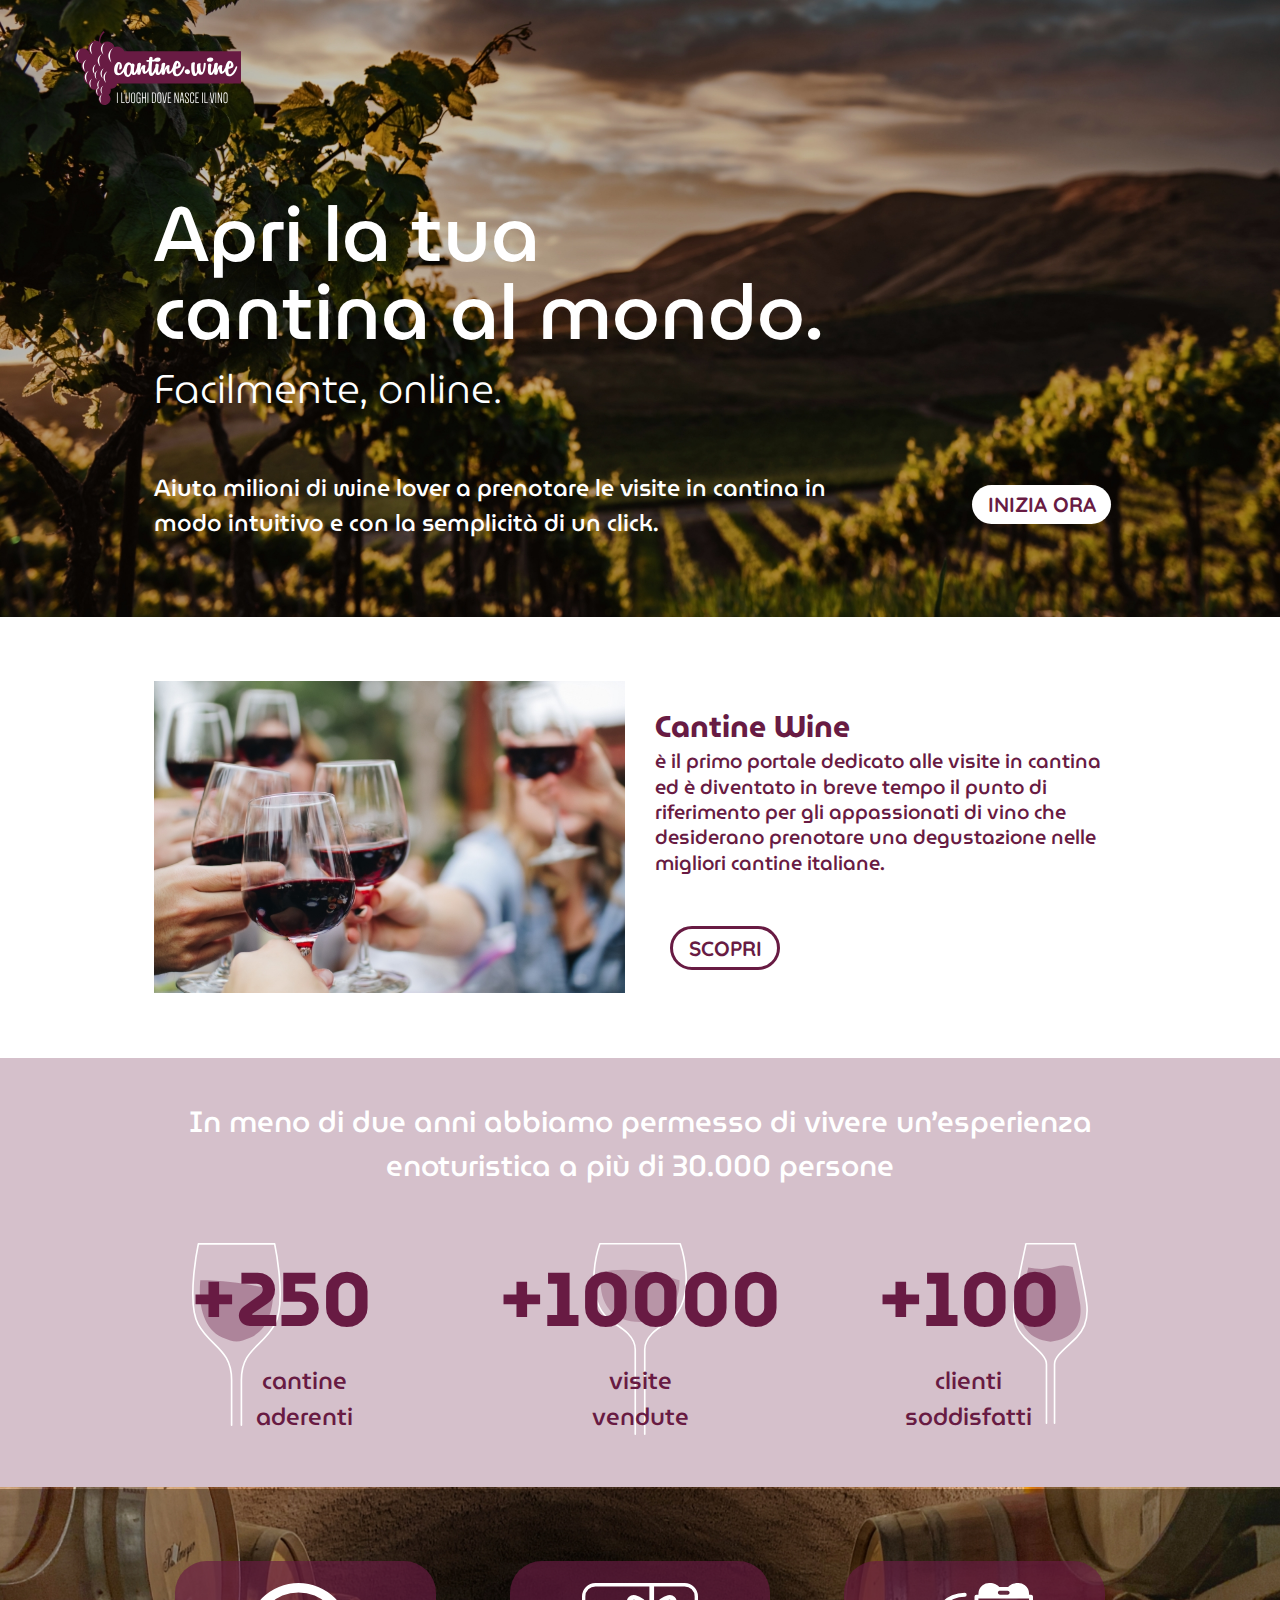
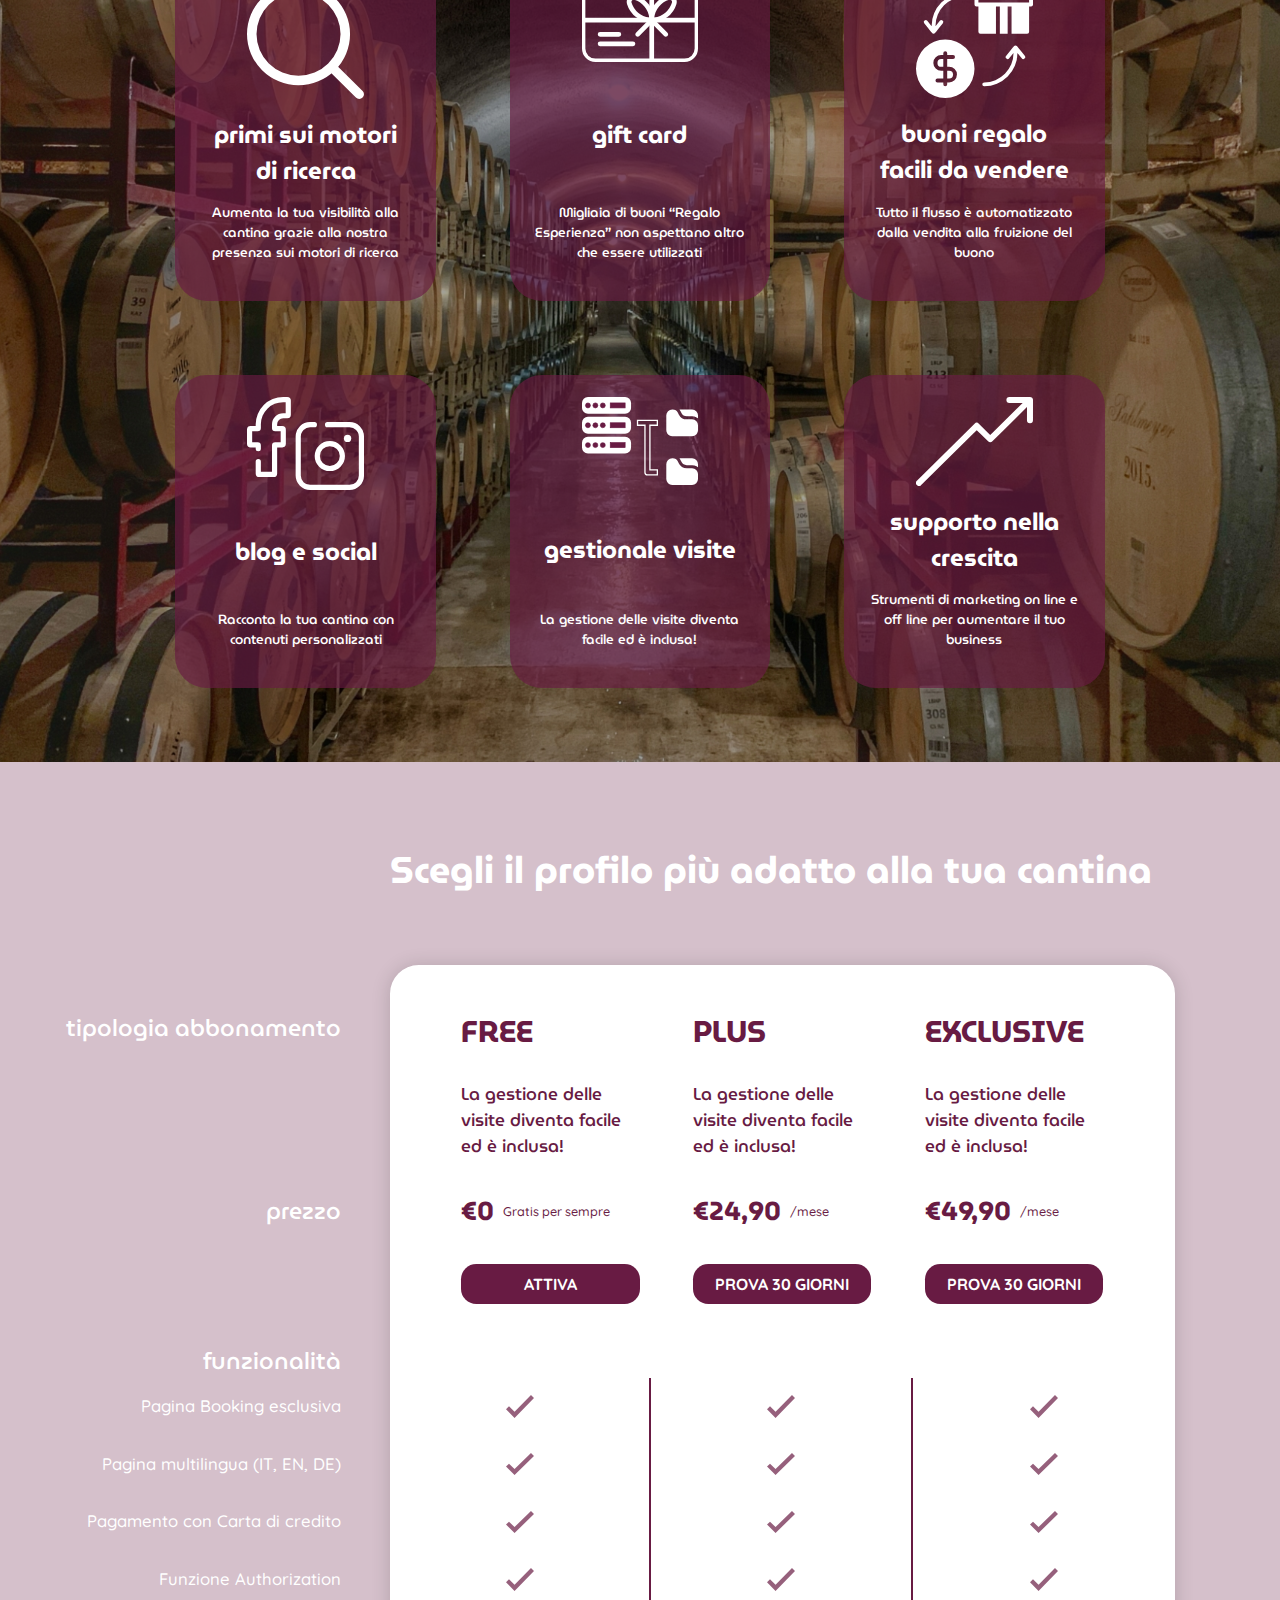
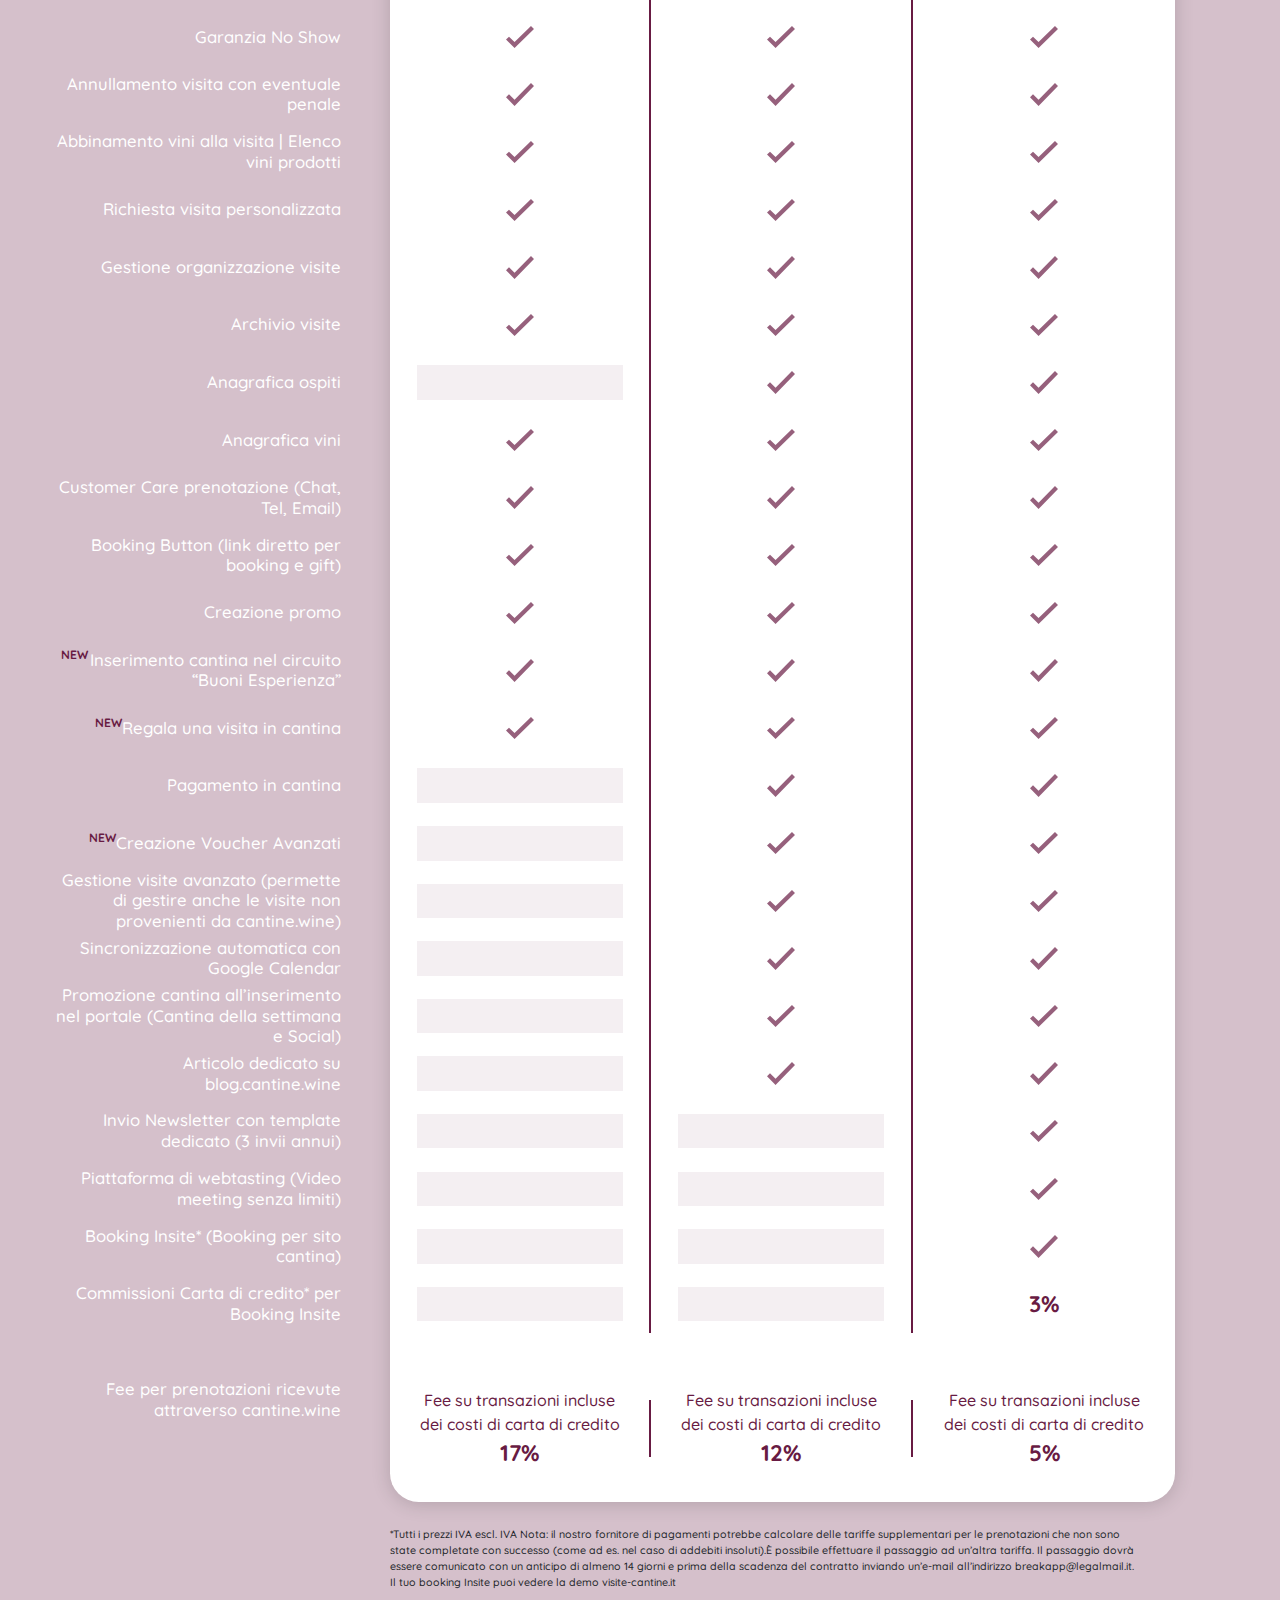
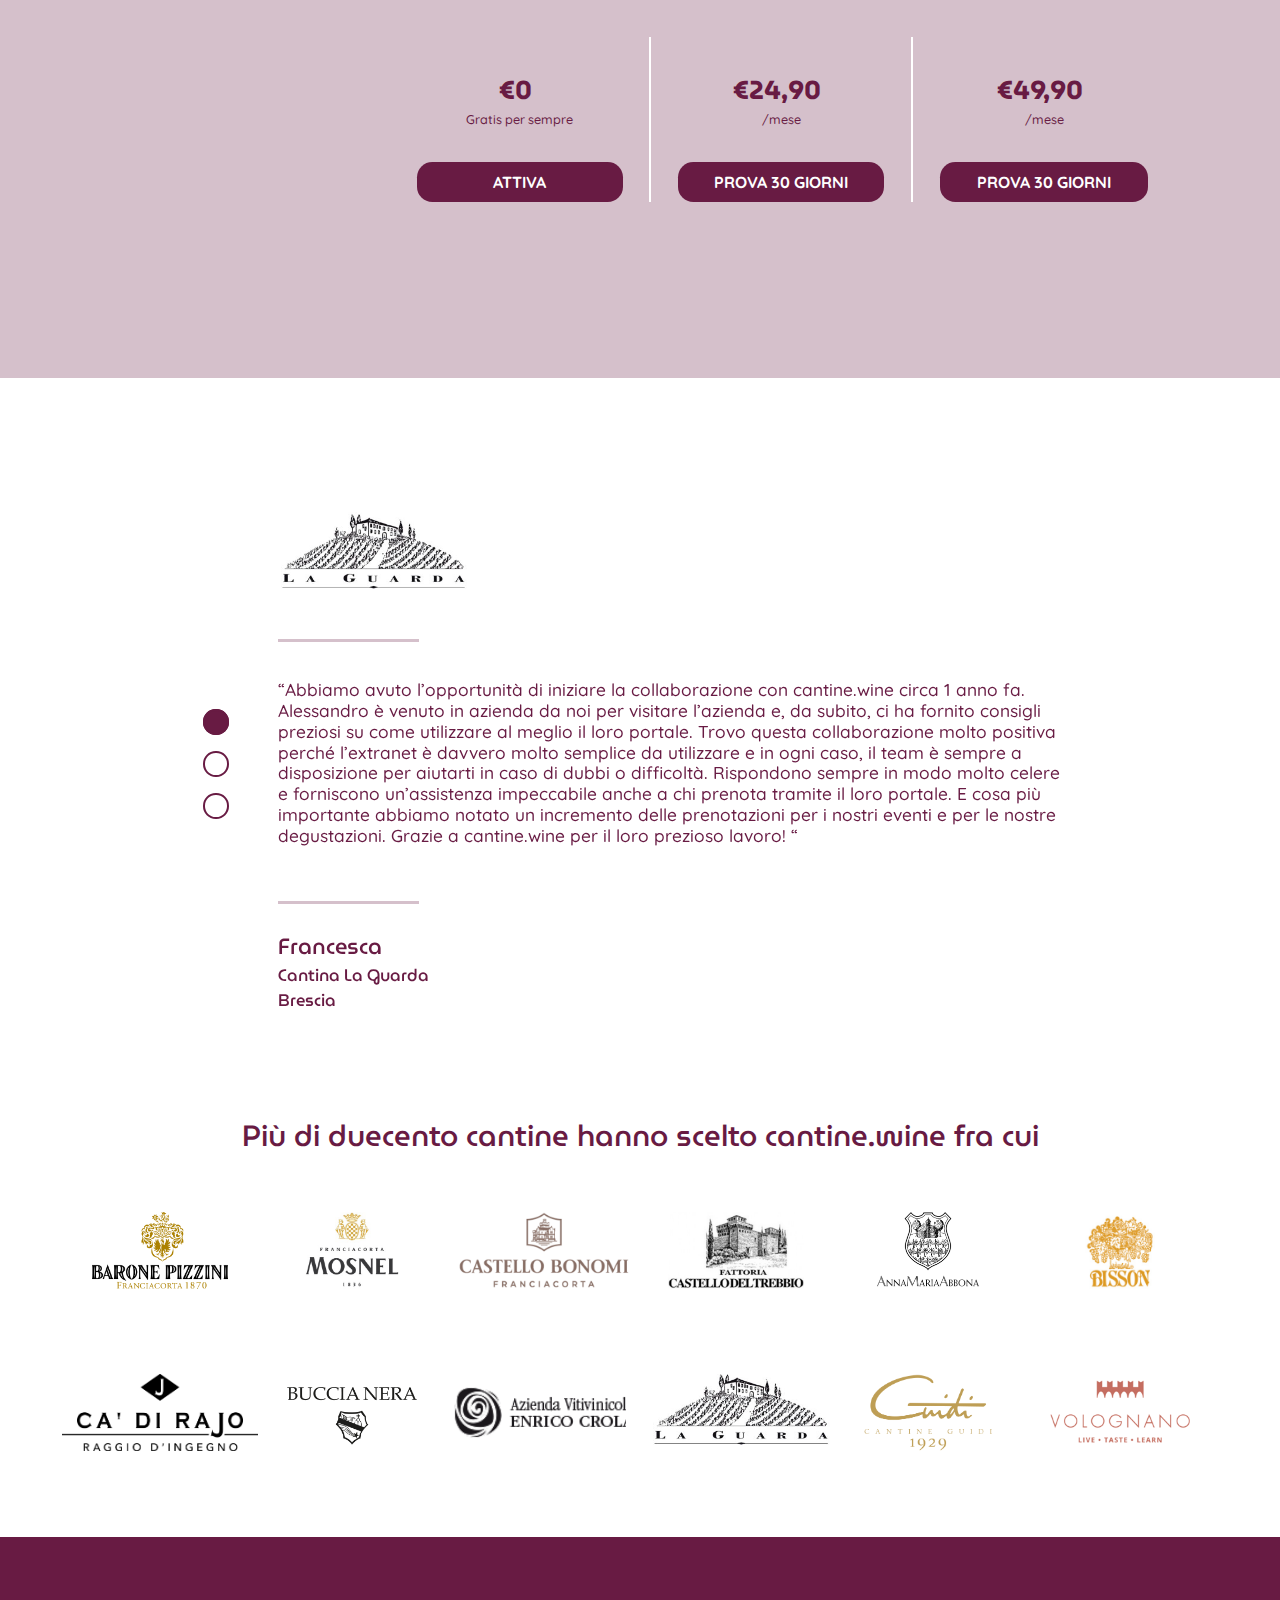
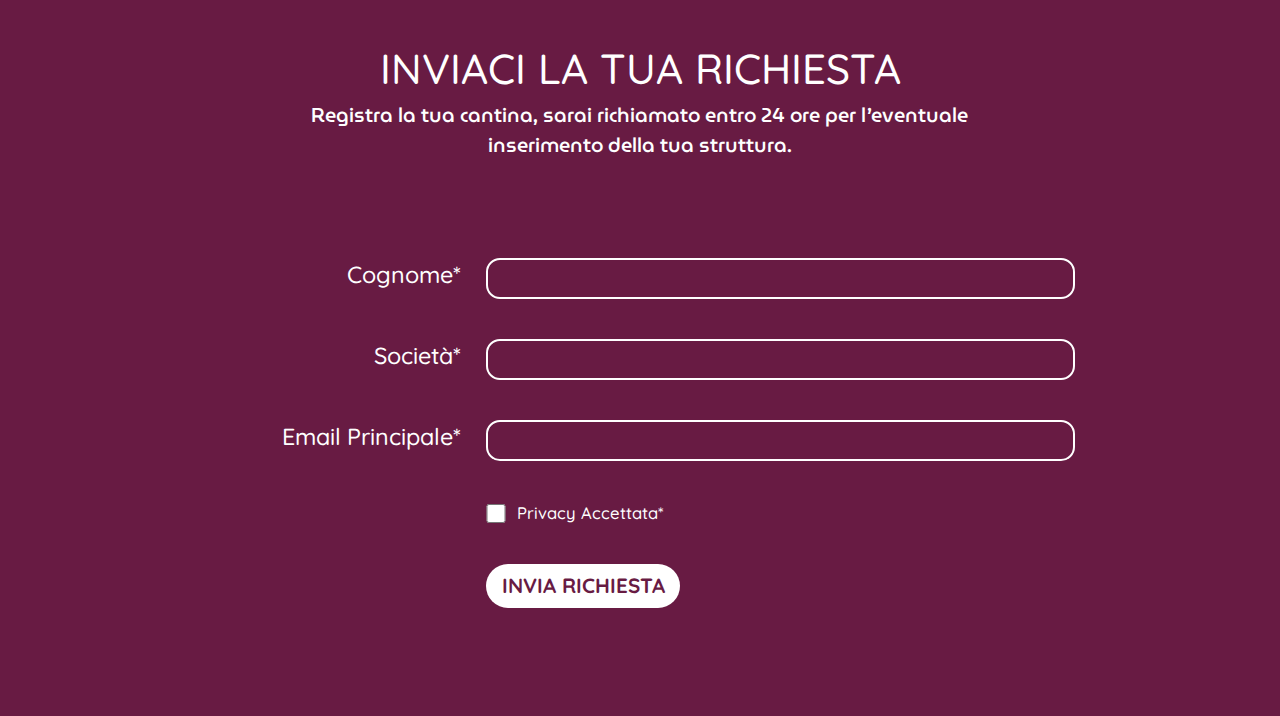
<file: app/index.html>
<!DOCTYPE html>
<html lang="en">
<head>
	<meta charset="UTF-8">
	<meta name="viewport" content="width=device-width, initial-scale=1.0">
	<meta http-equiv="X-UA-Compatible" content="ie=edge">
	<title>Cantine</title>
	
	<link href="https://fonts.googleapis.com/css2?family=MuseoModerno:wght@300;400;500;600;700&family=Quicksand:wght@700&display=swap" rel="stylesheet">
<link rel="stylesheet" href="css/libs.min.css">

	<link rel="stylesheet" href="css/style.min.css">
	<link rel="stylesheet" href="css/slick.css">

<!-- Google Tag Manager -->
<script>(function(w,d,s,l,i){w[l]=w[l]||[];w[l].push({'gtm.start':
new Date().getTime(),event:'gtm.js'});var f=d.getElementsByTagName(s)[0],
j=d.createElement(s),dl=l!='dataLayer'?'&l='+l:'';j.async=true;j.src=
'https://www.googletagmanager.com/gtm.js?id='+i+dl;f.parentNode.insertBefore(j,f);
})(window,document,'script','dataLayer','GTM-KV9CMX9');</script>
<!-- End Google Tag Manager -->


<body>

<!-- Google Tag Manager (noscript) -->
<noscript><iframe src="https://www.googletagmanager.com/ns.html?id=GTM-KV9CMX9"
height="0" width="0" style="display:none;visibility:hidden"></iframe></noscript>
<!-- End Google Tag Manager (noscript) -->

<!-- start header -->
<header class="header">
	<div class="logo">
		<a href="/">
			<img src="img/logo.svg" alt="">
		</a>
	</div>
	<div class="header__content">
		<div class="container-fluid">
			<h1>Apri <br>la tua 
cantina <br>al mondo. 
</h1>
<div class="sub-title">
	Facilmente, online.
</div>
<div class="header__footer">
	<div class="header__footer-text">
		Aiuta milioni di wine lover a prenotare le visite in cantina in modo intuitivo e con la semplicità di un click. 
	</div>
	<div class="button">
		<a href="#contact">
			INIZIA ORA
		</a>
		
	</div>
</div>
		</div>
		
	</div>
</header>
<!-- end header -->

<!-- start about -->
<section class="about">
	<div class="container-fluid">
		<div class="row">
			<div class="col-md-6">
			<img src="img/img1.jpg" alt="">
		</div>
		<div class="col-md-6">
			<div class="about__content">
				<div class="about-title">
					Cantine Wine 


				</div>
				<p>è il primo portale dedicato alle visite in cantina ed è diventato in breve tempo il punto di riferimento per gli appassionati di vino che desiderano prenotare una degustazione nelle migliori cantine italiane. </p>
				<div class="button button--transparent">
					<a href="https://www.cantine.wine/">
						SCOPRI
					</a>
				</div>
			</div>
		</div>
		</div>
		
	</div>
</section>
<!-- end about -->

<!-- start vine -->
<div class="vine">
	<div class="container-fluid">
		<div class="vine__title">
			In meno di due anni abbiamo permesso di vivere un’esperienza enoturistica a più di 30.000 persone 
		</div>
		<div class="vine__items">
			<div class="vine__item">
				<div class="vine__item-content">
					<div class="vine-item__title">
				
						 <div class="benefits__inner">
          
           
        +<span class="benefits__number">250</span>
             
            
        </div>
				</div>

				<div class="vine-item__text">
					cantine <br>aderenti
				</div>
				<div class="vine-item__img">
					<img src="img/vine1.svg" alt="">
				</div>
				</div>

				
			</div>
			

			<div class="vine__item">
				<div class="vine__item-content">
					<div class="vine-item__title">
					<div class="benefits__inner">
          
           
        +<span class="benefits__number">10000</span>
             
            
        </div>
				
				</div>
				<div class="vine-item__text">
					visite <br> vendute
				</div>
				<div class="vine-item__img">
					<img src="img/vine2.svg" alt="">
				</div>
				</div>

				
			</div>

			<div class="vine__item">
				<div class="vine__item-content">
					<div class="vine-item__title">
					<div class="benefits__inner">
          
           
        +<span class="benefits__number">100</span>
             
            
        </div>
				</div>
				<div class="vine-item__text">
					clienti <br>
soddisfatti
				</div>
				<div class="vine-item__img">
					<img src="img/vine3.svg" alt="">
				</div>
				</div>

				
			</div>
		</div>
	</div>
</div>
<!-- end vine -->

<!-- start item section -->
<section class="item-section">
	<div class="container-fluid">
		<div class="row">
			<div class="col-lg-4 col-md-6 col-sm-6 col-6">
				<div class="item">
					<img src="img/icon1.svg" alt="">
					<h3>primi sui 
motori di ricerca</h3>
<p>Aumenta la tua visibilità alla cantina grazie alla nostra presenza sui motori di ricerca
</p>
				</div>
			</div>

			<div class="col-lg-4 col-md-6 col-sm-6 col-6">
				<div class="item">
					<img src="img/icon2.svg" alt="">
					<h3>gift card</h3>
<p>Migliaia di buoni “Regalo Esperienza” non aspettano altro che essere utilizzati
</p>
				</div>
			</div>

			<div class="col-lg-4 col-md-6 col-sm-6 col-6">
				<div class="item">
					<img src="img/icon3.svg" alt="">
					<h3>buoni regalo  facili da vendere</h3>
<p>Tutto il flusso è automatizzato dalla vendita alla fruizione del buono

</p>
				</div>
			</div>

			<div class="col-lg-4 col-md-6 col-sm-6 col-6">
				<div class="item">
					<img src="img/icon4.svg" alt="">
					<h3>blog e social</h3>
<p>Racconta la tua cantina con contenuti personalizzati

</p>
				</div>
			</div>

			<div class="col-lg-4 col-md-6 col-sm-6 col-6">
				<div class="item">
					<img src="img/icon5.svg" alt="">
					<h3>gestionale 
visite</h3>
<p>La gestione delle visite diventa facile ed è inclusa!

</p>
				</div>
			</div>

			<div class="col-lg-4 col-md-6 col-sm-6 col-6">
				<div class="item">
					<img src="img/icon6.svg" alt="">
					<h3>supporto 
nella crescita</h3>
<p>Strumenti di marketing on line e off line per aumentare il tuo business 


</p>
				</div>
			</div>


		</div>
	</div>
</section>
<!-- end item section -->

<!-- start table section -->
<section class="table-section">
	<div class="titles__column">
		<div class="table-left__header">
			<div class="type">tipologia abbonamento</div>
			<div class="left-price">prezzo</div>
			<div>funzionalità</div>
		</div>

		<div class="table-left-title">
			Pagina Booking esclusiva
		</div>

		<div class="table-left-title">
			Pagina multilingua (IT, EN, DE)
		</div>

		<div class="table-left-title">
			Pagamento con Carta di credito
		</div>

		<div class="table-left-title">
			Funzione Authorization
		</div>

		<div class="table-left-title">
		Garanzia No Show
		</div>

		<div class="table-left-title">
			Annullamento visita con eventuale penale
		</div>

		<div class="table-left-title">
			Abbinamento vini alla visita | Elenco vini prodotti
		</div>

		<div class="table-left-title">
			Richiesta visita personalizzata
		</div>

		<div class="table-left-title">
			Gestione organizzazione visite
		</div>

		<div class="table-left-title">
			Archivio visite
		</div>

		<div class="table-left-title">
			Anagrafica ospiti
		</div>

		<div class="table-left-title">
			Anagrafica vini
		</div>

		<div class="table-left-title">
			Customer Care prenotazione (Chat, Tel, Email)
		</div>

		<div class="table-left-title">
			Booking Button 
(link diretto per booking e gift)
		</div>

		<div class="table-left-title">
			Creazione promo
		</div>

		<div class="table-left-title">
			
			<span class="two-line"><div class="new">
				new
			</div>
			Inserimento cantina nel circuito “Buoni Esperienza”</span>

		</div>

		<div class="table-left-title">
			<span><div class="new">
				new
			</div>Regala una visita in cantina</span>
		</div>

		<div class="table-left-title">
			Pagamento in cantina
		</div>

		<div class="table-left-title">
			<span><div class="new">
				new
			</div>Creazione Voucher Avanzati</span>
		</div>

		<div class="table-left-title">
			Gestione visite avanzato (permette di gestire anche le visite non provenienti da cantine.wine)
		</div>

		<div class="table-left-title">
			Sincronizzazione automatica con Google Calendar
		</div>

		<div class="table-left-title">
			Promozione cantina all’inserimento nel portale (Cantina della settimana e Social)
		</div>

		<div class="table-left-title">
			Articolo dedicato su blog.cantine.wine
		</div>

		<div class="table-left-title">
			Invio Newsletter con template dedicato (3 invii annui)
		</div>

		<div class="table-left-title">
			Piattaforma di webtasting 
(Video meeting senza limiti)
		</div>

		<div class="table-left-title">
			Booking Insite* 
(Booking per sito cantina)
		</div>

		<div class="table-left-title">
			Commissioni Carta di credito* 
per Booking Insite
		</div>

		<div class="table-left-title table-left-title--last">
			Fee per prenotazioni ricevute attraverso cantine.wine
		</div>



	</div>

	<div class="table-column">
		<div class="table-title table-title--desctop">
			Scegli il profilo più adatto alla tua cantina
		</div>
		
		<div class="table">
			<div class="tab-top">
				<div class="tabs table__row">
				<div class="table__col tab">FREE</div>
				<div class="table__col tab">PLUS</div>
				<div class="table__col tab">EXCLUSIVE</div>
			</div>

			<div class="table__row">
				<div class="table__col table-text">La gestione delle visite diventa facile ed è inclusa!</div>
				<div class="table__col table-text">La gestione delle visite diventa facile ed è inclusa!</div>
				<div class="table__col table-text">La gestione delle visite diventa facile ed è inclusa!</div>
			</div>

<div class="table__row">
				<div class="table__col table-price-col">
					<div class="price">
						€0
					</div>
					<div class="price-text">
						Gratis per sempre
					</div>
				</div>

				<div class="table__col table-price-col">
					<div class="price">
						€24,90
					</div>
					<div class="price-text">
						/mese
					</div>
				</div>

				<div class="table__col table-price-col">
					<div class="price">
						€49,90
					</div>
					<div class="price-text">
						/mese
					</div>
				</div>

			</div>

			<div class="tabs table__row">
				<div class="table__col table-button"><a href="#contact" class="button">ATTIVA</a></div>
				<div class="table__col table-button">
					<a href="#contact" class="button">
						PROVA 30 GIORNI
					</a>
				</div>
				<div class="table__col table-button">
					<a href="#contact" class="button">PROVA 30 GIORNI</a></div>
			</div>
			</div>
			

			


			
			

			<div class="table__row">
				<div class="table__col table-col-tick">
					<img src="img/tick.svg">
				</div>

				<div class="table__col table-col-tick">
					<img src="img/tick.svg">
				</div>

				<div class="table__col table-col-tick">
					<img src="img/tick.svg">
				</div>

			</div>

			<div class="table__row">
				<div class="table__col table-col-tick">
					<img src="img/tick.svg">
				</div>

				<div class="table__col table-col-tick">
					<img src="img/tick.svg">
				</div>

				<div class="table__col table-col-tick">
					<img src="img/tick.svg">
				</div>

			</div>

			<div class="table__row">
				<div class="table__col table-col-tick">
					<img src="img/tick.svg">
				</div>

				<div class="table__col table-col-tick">
					<img src="img/tick.svg">
				</div>

				<div class="table__col table-col-tick">
					<img src="img/tick.svg">
				</div>

			</div>

			<div class="table__row">
				<div class="table__col table-col-tick">
					<img src="img/tick.svg">
				</div>

				<div class="table__col table-col-tick">
					<img src="img/tick.svg">
				</div>

				<div class="table__col table-col-tick">
					<img src="img/tick.svg">
				</div>

			</div>

			<div class="table__row">
				<div class="table__col table-col-tick">
					<img src="img/tick.svg">
				</div>

				<div class="table__col table-col-tick">
					<img src="img/tick.svg">
				</div>

				<div class="table__col table-col-tick">
					<img src="img/tick.svg">
				</div>

			</div>

			<div class="table__row">
				<div class="table__col table-col-tick">
					<img src="img/tick.svg">
				</div>

				<div class="table__col table-col-tick">
					<img src="img/tick.svg">
				</div>

				<div class="table__col table-col-tick">
					<img src="img/tick.svg">
				</div>

			</div>

			<div class="table__row">
				<div class="table__col table-col-tick">
					<img src="img/tick.svg">
				</div>

				<div class="table__col table-col-tick">
					<img src="img/tick.svg">
				</div>

				<div class="table__col table-col-tick">
					<img src="img/tick.svg">
				</div>

			</div>

			<div class="table__row">
				<div class="table__col table-col-tick">
					<img src="img/tick.svg">
				</div>

				<div class="table__col table-col-tick">
					<img src="img/tick.svg">
				</div>

				<div class="table__col table-col-tick">
					<img src="img/tick.svg">
				</div>

			</div>

			<div class="table__row">
				<div class="table__col table-col-tick">
					<img src="img/tick.svg">
				</div>

				<div class="table__col table-col-tick">
					<img src="img/tick.svg">
				</div>

				<div class="table__col table-col-tick">
					<img src="img/tick.svg">
				</div>

			</div>

			<div class="table__row">
				<div class="table__col table-col-tick">
					<img src="img/tick.svg">
				</div>

				<div class="table__col table-col-tick">
					<img src="img/tick.svg">
				</div>

				<div class="table__col table-col-tick">
					<img src="img/tick.svg">
				</div>

			</div>

			

			<div class="table__row">
				<div class="table__col table-col-tick">
					<span></span>
				</div>

				<div class="table__col table-col-tick">
					<img src="img/tick.svg">
				</div>

				<div class="table__col table-col-tick">
					<img src="img/tick.svg">
				</div>

			</div>

			<div class="table__row">
				<div class="table__col table-col-tick">
					<img src="img/tick.svg">
				</div>

				<div class="table__col table-col-tick">
					<img src="img/tick.svg">
				</div>

				<div class="table__col table-col-tick">
					<img src="img/tick.svg">
				</div>

			</div>

			<div class="table__row">
				<div class="table__col table-col-tick">
					<img src="img/tick.svg">
				</div>

				<div class="table__col table-col-tick">
					<img src="img/tick.svg">
				</div>

				<div class="table__col table-col-tick">
					<img src="img/tick.svg">
				</div>

			</div>

			<div class="table__row">
				<div class="table__col table-col-tick">
					<img src="img/tick.svg">
				</div>

				<div class="table__col table-col-tick">
					<img src="img/tick.svg">
				</div>

				<div class="table__col table-col-tick">
					<img src="img/tick.svg">
				</div>

			</div>

			<div class="table__row">
				<div class="table__col table-col-tick">
					<img src="img/tick.svg">
				</div>

				<div class="table__col table-col-tick">
					<img src="img/tick.svg">
				</div>

				<div class="table__col table-col-tick">
					<img src="img/tick.svg">
				</div>

			</div>

			<div class="table__row">
				<div class="table__col table-col-tick">
					<img src="img/tick.svg">
				</div>

				<div class="table__col table-col-tick">
					<img src="img/tick.svg">
				</div>

				<div class="table__col table-col-tick">
					<img src="img/tick.svg">
				</div>

			</div>

			<div class="table__row">
				<div class="table__col table-col-tick">
					<img src="img/tick.svg">
				</div>

				<div class="table__col table-col-tick">
					<img src="img/tick.svg">
				</div>

				<div class="table__col table-col-tick">
					<img src="img/tick.svg">
				</div>

			</div>

		

			<div class="table__row">
				<div class="table__col table-col-tick">
					<span></span>
				</div>

				<div class="table__col table-col-tick">
					<img src="img/tick.svg">
				</div>

				<div class="table__col table-col-tick">
					<img src="img/tick.svg">
				</div>

			</div>

			<div class="table__row">
				<div class="table__col table-col-tick">
					<span></span>
				</div>

				<div class="table__col table-col-tick">
					<img src="img/tick.svg">
				</div>

				<div class="table__col table-col-tick">
					<img src="img/tick.svg">
				</div>

			</div>

			<div class="table__row">
				<div class="table__col table-col-tick">
					<span></span>
				</div>

				<div class="table__col table-col-tick">
					<img src="img/tick.svg">
				</div>

				<div class="table__col table-col-tick">
					<img src="img/tick.svg">
				</div>

			</div>

			<div class="table__row">
				<div class="table__col table-col-tick">
					<span></span>
				</div>

				<div class="table__col table-col-tick">
					<img src="img/tick.svg">
				</div>

				<div class="table__col table-col-tick">
					<img src="img/tick.svg">
				</div>

			</div>
			<div class="table__row">
				<div class="table__col table-col-tick">
					<span></span>
				</div>

				<div class="table__col table-col-tick">
					<img src="img/tick.svg">
				</div>

				<div class="table__col table-col-tick">
					<img src="img/tick.svg">
				</div>

			</div>

			<div class="table__row">
				<div class="table__col table-col-tick">
					<span></span>
				</div>

				<div class="table__col table-col-tick">
					<img src="img/tick.svg">
				</div>

				<div class="table__col table-col-tick">
					<img src="img/tick.svg">
				</div>

			</div>


			<div class="table__row">
				<div class="table__col table-col-tick">
					<span></span>
				</div>

				<div class="table__col table-col-tick">
					<span></span>
				</div>

				<div class="table__col table-col-tick">
					<img src="img/tick.svg">
				</div>

			</div>
			<div class="table__row">
				<div class="table__col table-col-tick">
					<span></span>
				</div>

				<div class="table__col table-col-tick">
					<span></span>
				</div>

				<div class="table__col table-col-tick">
					<img src="img/tick.svg">
				</div>

			</div>
			<div class="table__row">
				<div class="table__col table-col-tick">
					<span></span>
				</div>

				<div class="table__col table-col-tick">
					<span></span>
				</div>

				<div class="table__col table-col-tick">
					<img src="img/tick.svg">
				</div>

			</div>
			<div class="table__row">
				<div class="table__col table-col-tick">
					<span></span>
				</div>

				<div class="table__col table-col-tick">
					<span></span>
				</div>

				<div class="table__col table-col-tick">
					<div class="tick-text">
						3%
					</div>
				</div>

			</div>

			<div class="table__row table__row-text">
				<div class="table__col table-col-tick">
					<div class="tick-p">
						Fee su transazioni incluse dei costi di carta di credito
						<div class="tick-text">
						17%
					</div>

					</div>

				</div>

				<div class="table__col table-col-tick">
					<div class="tick-p">
						Fee su transazioni incluse dei costi di carta di credito 

						<div class="tick-text">
						12%
					</div>

					</div>

				</div>


				<div class="table__col table-col-tick">
					<div class="tick-p">
						Fee su transazioni incluse dei costi di carta di credito 
						<div class="tick-text">
						5%
					</div>

					</div>

				</div>

			</div>

			
			
			
		</div>

		<div class="table-footer-text">
			*Tutti i prezzi IVA escl. IVA Nota: il nostro fornitore di pagamenti potrebbe calcolare delle tariffe supplementari per le prenotazioni che non sono state completate con successo (come ad es. nel caso di addebiti insoluti).È possibile effettuare il passaggio ad un’altra tariffa. Il passaggio dovrà essere comunicato con un anticipo di almeno 14 giorni e prima della scadenza del contratto inviando un’e-mail all’indirizzo breakapp@legalmail.it. Il tuo booking Insite puoi vedere la demo visite-cantine.it

		</div>


<div class="table-footer-row">
	<div class="table__row">
				<div class="table__col table-price-col">
					<div class="price">
						€0
					</div>
					<div class="price-text">
						Gratis per sempre
					</div>
				</div>

				<div class="table__col table-price-col">
					<div class="price">
						€24,90
					</div>
					<div class="price-text">
						/mese
					</div>
				</div>

				<div class="table__col table-price-col">
					<div class="price">
						€49,90
					</div>
					<div class="price-text">
						/mese
					</div>
				</div>

			</div>

			<div class="tabs table__row">
				<div class="table__col table-button"><a href="#contact" class="button">ATTIVA</a></div>
				<div class="table__col table-button">
					<a href="#contact" class="button">
						PROVA 30 GIORNI
					</a>
				</div>
				<div class="table__col table-button">
					<a href="#contact" class="button">PROVA 30 GIORNI</a></div>
			</div>
</div>
		
	</div>

</section>
<!-- end table section -->






<!-- start mobile-table section -->

<section class="table-section table-section--mobile">
<div class="container-fluid">
	<div class="table-title">
			Clicca sul profilo per vedere le differenze
		</div>

		<div class="tabs table__row">
				<div class="table__col tab tab-mobile">FREE</div>
				<div class="table__col tab tab-mobile">PLUS</div>
				<div class="table__col tab tab-mobile">EXCLUSIVE</div>
			</div>


		<div class="table-wrapper">
			<div class="tab-content">
				<div class="table__row table__row--header">
				<div class="table__col table-price-col">
					
					<div class="tab-content-title">
						FREE
					</div>

					<div class="tab-content-p">
						La gestione delle visite diventa facile ed è inclusa!
					</div>
<div class="price">
						€0
					</div><div class="price-text">
						Gratis per sempre
					</div>
	<div class="table__col table-button"><a href="#contact" class="button">ATTIVA</div></a>	<div class="table-left__header">funzionalità</div>			
				</div>


			</div>

			<div class="tab-content-wrapper">
					<div class="titles__column">
	

		<div class="table-left-title">
			Pagina Booking esclusiva
		</div>

		<div class="table-left-title">
			Pagina multilingua (IT, EN, DE)
		</div>

		<div class="table-left-title">
			Pagamento con Carta di credito
		</div>

		<div class="table-left-title">
			Funzione Authorization
		</div>

		<div class="table-left-title">
		Garanzia No Show
		</div>

		<div class="table-left-title">
			Annullamento visita con eventuale penale
		</div>

		<div class="table-left-title">
			Abbinamento vini alla visita | Elenco vini prodotti
		</div>

		<div class="table-left-title">
			Richiesta visita personalizzata
		</div>

		<div class="table-left-title">
			Gestione organizzazione visite
		</div>

		<div class="table-left-title">
			Archivio visite
		</div>

		<div class="table-left-title">
			Anagrafica ospiti
		</div>

		<div class="table-left-title">
			Anagrafica vini
		</div>

		<div class="table-left-title">
			Customer Care prenotazione (Chat, Tel, Email)
		</div>

		<div class="table-left-title">
			Booking Button 
(link diretto per booking e gift)
		</div>

		<div class="table-left-title">
			Creazione promo
		</div>

		<div class="table-left-title">
			<span class="two-line"><div class="new">
				new
			</div>Inserimento cantina nel circuito “Buoni Esperienza”</span>

		</div>

		<div class="table-left-title">
			<span><div class="new">
				new
			</div>
			Regala una visita in cantina</span>
		</div>

		<div class="table-left-title">
			Pagamento in cantina
		</div>

		<div class="table-left-title">
			<span><div class="new">
				new
			</div>
				Creazione Voucher Avanzati
			</span>
			
		</div>

		<div class="table-left-title">
			Gestione visite avanzato (permette di gestire anche le visite non provenienti da cantine.wine)
		</div>

		<div class="table-left-title">
			Sincronizzazione automatica con Google Calendar
		</div>

		<div class="table-left-title">
			Promozione cantina all’inserimento nel portale (Cantina della settimana e Social)
		</div>

		<div class="table-left-title">
			Articolo dedicato su blog.cantine.wine
		</div>

		<div class="table-left-title">
			Invio Newsletter con template dedicato (3 invii annui)
		</div>

		<div class="table-left-title">
			Piattaforma di webtasting 
(Video meeting senza limiti)
		</div>

		<div class="table-left-title">
			Booking Insite* 
(Booking per sito cantina)
		</div>

		<div class="table-left-title">
			Commissioni Carta di credito* 
per Booking Insite
		</div>

		<div class="table-left-title table-left-title--last">
			Fee per prenotazioni ricevute attraverso cantine.wine
		</div>



	</div>

	<div class="table-column">
		
		<div class="table">

			<div class="table__row">
				<div class="table__col table-col-tick">
					<img src="img/tick.svg">
				</div>

				

			</div>

			<div class="table__row">
				<div class="table__col table-col-tick">
					<img src="img/tick.svg">
				</div>

				
			</div>

			<div class="table__row">
				<div class="table__col table-col-tick">
					<img src="img/tick.svg">
				</div>

				

			</div>

			<div class="table__row">
				<div class="table__col table-col-tick">
					<img src="img/tick.svg">
				</div>


			</div>

			<div class="table__row">
				<div class="table__col table-col-tick">
					<img src="img/tick.svg">
				</div>

				

			</div>

			<div class="table__row">
				<div class="table__col table-col-tick">
					<img src="img/tick.svg">
				</div>

				

			</div>

			<div class="table__row">
				<div class="table__col table-col-tick">
					<img src="img/tick.svg">
				</div>

				

			</div>

			<div class="table__row">
				<div class="table__col table-col-tick">
					<img src="img/tick.svg">
				</div>

				

			</div>

			<div class="table__row">
				<div class="table__col table-col-tick">
					<img src="img/tick.svg">
				</div>


			</div>

			<div class="table__row">
				<div class="table__col table-col-tick">
					<img src="img/tick.svg">
				</div>

				

			</div>

			

			<div class="table__row">
				<div class="table__col table-col-tick">
					<span></span>
				</div>

				

			</div>

			<div class="table__row">
				<div class="table__col table-col-tick">
					<img src="img/tick.svg">
				</div>

				


			</div>

			<div class="table__row">
				<div class="table__col table-col-tick">
					<img src="img/tick.svg">
				</div>

				

			</div>

			<div class="table__row">
				<div class="table__col table-col-tick">
					<img src="img/tick.svg">
				</div>


			</div>

			<div class="table__row">
				<div class="table__col table-col-tick">
					<img src="img/tick.svg">
				</div>

				

			</div>

			<div class="table__row">
				<div class="table__col table-col-tick">
					<img src="img/tick.svg">
				</div>

				
			</div>

			<div class="table__row">
				<div class="table__col table-col-tick">
					<img src="img/tick.svg">
				</div>

				

			</div>

		

			<div class="table__row">
				<div class="table__col table-col-tick">
					<span></span>
				</div>

				

			</div>

			<div class="table__row">
				<div class="table__col table-col-tick">
					<span></span>
				</div>

				

			</div>

			<div class="table__row">
				<div class="table__col table-col-tick">
					<span></span>
				</div>

				

			</div>

			<div class="table__row">
				<div class="table__col table-col-tick">
					<span></span>
				</div>

				

			</div>
			<div class="table__row">
				<div class="table__col table-col-tick">
					<span></span>
				</div>

				

			</div>

			<div class="table__row">
				<div class="table__col table-col-tick">
					<span></span>
				</div>

				

			</div>


			<div class="table__row">
				<div class="table__col table-col-tick">
					<span></span>
				</div>

				
			</div>
			<div class="table__row">
				<div class="table__col table-col-tick">
					<span></span>
				</div>

				

			</div>
			<div class="table__row">
				<div class="table__col table-col-tick">
					<span></span>
				</div>

			</div>
			<div class="table__row">
				<div class="table__col table-col-tick">
					<span></span>
				</div>


			</div>

			<div class="table__row table__row-text">
				<div class="table__col table-col-tick">
					<div class="tick-p">
						Fee su transazioni incluse dei costi di carta di credito
						<div class="tick-text">
						17%
					</div>

					</div>

				</div>

			


			</div>

			
			
			
		</div>

	



		
	</div>

			</div>

			
				
				
				<div class="table-footer-text">
			*Tutti i prezzi IVA escl. IVA Nota: il nostro fornitore di pagamenti potrebbe calcolare delle tariffe supplementari per le prenotazioni che non sono state completate con successo (come ad es. nel caso di addebiti insoluti).È possibile effettuare il passaggio ad un’altra tariffa. Il passaggio dovrà essere comunicato con un anticipo di almeno 14 giorni e prima della scadenza del contratto inviando un’e-mail all’indirizzo breakapp@legalmail.it. Il tuo booking Insite puoi vedere la demo visite-cantine.it

		</div>
		<div class="table-footer-row">
	<div class="table__row">
				<div class="table__col table-price-col table-price-col-footer">
					<div class="price">
						€0
					</div>
					<div class="price-text">
						Gratis per sempre
					</div>
				</div>

			</div>

			<div class="tabs table__row">
				<div class="table__col table-button"><a href="#contact" class="button">ATTIVA</a></div>
				
				
			</div>
</div>
			</div>


<!-- start tab content 2 -->
	<div class="tab-content">
				<div class="table__row table__row--header">
				<div class="table__col table-price-col">
					
					<div class="tab-content-title">
						PLUS
					</div>

					<div class="tab-content-p">
						La gestione delle visite diventa facile ed è inclusa!
					</div>
<div class="price">
						€24,90
					</div><div class="price-text">
						/mese
					</div>
	<div class="table__col table-button"><a href="#contact" class="button">PROVA 30 GIORNI</a></div>	<div class="table-left__header">funzionalità</div>			
				</div>


			</div>

			<div class="tab-content-wrapper">
					<div class="titles__column">
	

		<div class="table-left-title">
			Pagina Booking esclusiva
		</div>

		<div class="table-left-title">
			Pagina multilingua (IT, EN, DE)
		</div>

		<div class="table-left-title">
			Pagamento con Carta di credito
		</div>

		<div class="table-left-title">
			Funzione Authorization
		</div>

		<div class="table-left-title">
		Garanzia No Show
		</div>

		<div class="table-left-title">
			Annullamento visita con eventuale penale
		</div>

		<div class="table-left-title">
			Abbinamento vini alla visita | Elenco vini prodotti
		</div>

		<div class="table-left-title">
			Richiesta visita personalizzata
		</div>

		<div class="table-left-title">
			Gestione organizzazione visite
		</div>

		<div class="table-left-title">
			Archivio visite
		</div>

		<div class="table-left-title">
			Anagrafica ospiti
		</div>

		<div class="table-left-title">
			Anagrafica vini
		</div>

		<div class="table-left-title">
			Customer Care prenotazione (Chat, Tel, Email)
		</div>

		<div class="table-left-title">
			Booking Button 
(link diretto per booking e gift)
		</div>

		<div class="table-left-title">
			Creazione promo
		</div>

		<div class="table-left-title">
			<span class="two-line"><div class="new">
				new
			</div>
			Inserimento cantina nel circuito “Buoni Esperienza”</span>

		</div>

		<div class="table-left-title">
			<span><div class="new">
				new
			</div>
			Regala una visita in cantina</span>
		</div>

		<div class="table-left-title">
			Pagamento in cantina
		</div>

		<div class="table-left-title">
			<span><div class="new">
				new
			</div>
			Creazione Voucher Avanzati</span>
		</div>

		<div class="table-left-title">
			Gestione visite avanzato (permette di gestire anche le visite non provenienti da cantine.wine)
		</div>

		<div class="table-left-title">
			Sincronizzazione automatica con Google Calendar
		</div>

		<div class="table-left-title">
			Promozione cantina all’inserimento nel portale (Cantina della settimana e Social)
		</div>

		<div class="table-left-title">
			Articolo dedicato su blog.cantine.wine
		</div>

		<div class="table-left-title">
			Invio Newsletter con template dedicato (3 invii annui)
		</div>

		<div class="table-left-title">
			Piattaforma di webtasting 
(Video meeting senza limiti)
		</div>

		<div class="table-left-title">
			Booking Insite* 
(Booking per sito cantina)
		</div>

		<div class="table-left-title">
			Commissioni Carta di credito* 
per Booking Insite
		</div>

		<div class="table-left-title table-left-title--last">
			Fee per prenotazioni ricevute attraverso cantine.wine
		</div>



	</div>

	<div class="table-column">
		
		<div class="table">

			<div class="table__row">
				<div class="table__col table-col-tick">
					<img src="img/tick.svg">
				</div>

				

			</div>

			<div class="table__row">
				<div class="table__col table-col-tick">
					<img src="img/tick.svg">
				</div>

				
			</div>

			<div class="table__row">
				<div class="table__col table-col-tick">
					<img src="img/tick.svg">
				</div>

				

			</div>

			<div class="table__row">
				<div class="table__col table-col-tick">
					<img src="img/tick.svg">
				</div>


			</div>

			<div class="table__row">
				<div class="table__col table-col-tick">
					<img src="img/tick.svg">
				</div>

				

			</div>

			<div class="table__row">
				<div class="table__col table-col-tick">
					<img src="img/tick.svg">
				</div>

				

			</div>

			<div class="table__row">
				<div class="table__col table-col-tick">
					<img src="img/tick.svg">
				</div>

				

			</div>

			<div class="table__row">
				<div class="table__col table-col-tick">
					<img src="img/tick.svg">
				</div>

				

			</div>

			<div class="table__row">
				<div class="table__col table-col-tick">
					<img src="img/tick.svg">
				</div>


			</div>

			<div class="table__row">
				<div class="table__col table-col-tick">
					<img src="img/tick.svg">
				</div>

				

			</div>

			

			<div class="table__row">
				<div class="table__col table-col-tick">
					<img src="img/tick.svg">
				</div>

				

			</div>

			<div class="table__row">
				<div class="table__col table-col-tick">
					<img src="img/tick.svg">
				</div>

				


			</div>

			<div class="table__row">
				<div class="table__col table-col-tick">
					<img src="img/tick.svg">
				</div>

				

			</div>

			<div class="table__row">
				<div class="table__col table-col-tick">
					<img src="img/tick.svg">
				</div>


			</div>

			<div class="table__row">
				<div class="table__col table-col-tick">
					<img src="img/tick.svg">
				</div>

				

			</div>

			<div class="table__row">
				<div class="table__col table-col-tick">
					<img src="img/tick.svg">
				</div>

				
			</div>

			<div class="table__row">
				<div class="table__col table-col-tick">
					<img src="img/tick.svg">
				</div>

				

			</div>

		

			<div class="table__row">
				<div class="table__col table-col-tick">
					<img src="img/tick.svg">
				</div>

				

			</div>

			<div class="table__row">
				<div class="table__col table-col-tick">
					<img src="img/tick.svg">
				</div>

				

			</div>

			<div class="table__row">
				<div class="table__col table-col-tick">
					<img src="img/tick.svg">
				</div>

				

			</div>

			<div class="table__row">
				<div class="table__col table-col-tick">
					<img src="img/tick.svg">
				</div>

				

			</div>
			<div class="table__row">
				<div class="table__col table-col-tick">
					<img src="img/tick.svg">
				</div>

				

			</div>

			<div class="table__row">
				<div class="table__col table-col-tick">
					<img src="img/tick.svg">
				</div>

				

			</div>


			<div class="table__row">
				<div class="table__col table-col-tick">
					<img src="img/tick.svg">
				</div>

				
			</div>
			<div class="table__row">
				<div class="table__col table-col-tick">
					<img src="img/tick.svg">
				</div>

				

			</div>
			<div class="table__row">
				<div class="table__col table-col-tick">
					<img src="img/tick.svg">
				</div>

			</div>
			<div class="table__row">
				<div class="table__col table-col-tick">
				<img src="img/tick.svg">
				</div>


			</div>

			<div class="table__row table__row-text">
				<div class="table__col table-col-tick">
					<div class="tick-p">
						Fee su transazioni incluse dei costi di carta di credito 

						<div class="tick-text">
						12%
					</div>

					</div>

				</div>

			


			</div>

			
			
			
		</div>

	



		
	</div>

			</div>

			
				
				
				<div class="table-footer-text">
			*Tutti i prezzi IVA escl. IVA Nota: il nostro fornitore di pagamenti potrebbe calcolare delle tariffe supplementari per le prenotazioni che non sono state completate con successo (come ad es. nel caso di addebiti insoluti).È possibile effettuare il passaggio ad un’altra tariffa. Il passaggio dovrà essere comunicato con un anticipo di almeno 14 giorni e prima della scadenza del contratto inviando un’e-mail all’indirizzo breakapp@legalmail.it. Il tuo booking Insite puoi vedere la demo visite-cantine.it

		</div>
		<div class="table-footer-row">
	<div class="table__row">
				<div class="table__col table-price-col table-price-col-footer">
					<div class="price">
						€24,90
					</div>
					<div class="price-text">
						/mese
					</div>
				</div>

			</div>

			<div class="tabs table__row">
				<div class="table__col table-button"><a href="#contact" class="button">PROVA 30 GIORNI</a></div>
				
				
			</div>
</div>
			</div>
<!-- end tab content 2 -->


<!-- start tab content 3 -->

	<div class="tab-content">
				<div class="table__row table__row--header">
				<div class="table__col table-price-col">
					
					<div class="tab-content-title">
						EXCLUSIVE
					</div>

					<div class="tab-content-p">
						La gestione delle visite diventa facile ed è inclusa!
					</div>
<div class="price">
						€49,90
					</div><div class="price-text">
						/mese
					</div>
	<div class="table__col table-button"><a href="#contact" class="button">PROVA 30 GIORNI</a></div>	<div class="table-left__header">funzionalità</div>			
				</div>


			</div>

			<div class="tab-content-wrapper">
					<div class="titles__column">
	

		<div class="table-left-title">
			Pagina Booking esclusiva
		</div>

		<div class="table-left-title">
			Pagina multilingua (IT, EN, DE)
		</div>

		<div class="table-left-title">
			Pagamento con Carta di credito
		</div>

		<div class="table-left-title">
			Funzione Authorization
		</div>

		<div class="table-left-title">
		Garanzia No Show
		</div>

		<div class="table-left-title">
			Annullamento visita con eventuale penale
		</div>

		<div class="table-left-title">
			Abbinamento vini alla visita | Elenco vini prodotti
		</div>

		<div class="table-left-title">
			Richiesta visita personalizzata
		</div>

		<div class="table-left-title">
			Gestione organizzazione visite
		</div>

		<div class="table-left-title">
			Archivio visite
		</div>

		<div class="table-left-title">
			Anagrafica ospiti
		</div>

		<div class="table-left-title">
			Anagrafica vini
		</div>

		<div class="table-left-title">
			Customer Care prenotazione (Chat, Tel, Email)
		</div>

		<div class="table-left-title">
			Booking Button 
(link diretto per booking e gift)
		</div>

		<div class="table-left-title">
			Creazione promo
		</div>

		<div class="table-left-title">
			<span class="two-line"><div class="new">
				new
			</div>
				Inserimento cantina nel circuito “Buoni Esperienza”
			</span>
			

		</div>

		<div class="table-left-title">
			<span><div class="new">
				new
			</div>
			Regala una visita in cantina</span>
		</div>

		<div class="table-left-title">
			Pagamento in cantina
		</div>

		<div class="table-left-title">
			<span><div class="new">
				new
			</div>
			Creazione Voucher Avanzati</span>
		</div>

		<div class="table-left-title">
			Gestione visite avanzato (permette di gestire anche le visite non provenienti da cantine.wine)
		</div>

		<div class="table-left-title">
			Sincronizzazione automatica con Google Calendar
		</div>

		<div class="table-left-title">
			Promozione cantina all’inserimento nel portale (Cantina della settimana e Social)
		</div>

		<div class="table-left-title">
			Articolo dedicato su blog.cantine.wine
		</div>

		<div class="table-left-title">
			Invio Newsletter con template dedicato (3 invii annui)
		</div>

		<div class="table-left-title">
			Piattaforma di webtasting 
(Video meeting senza limiti)
		</div>

		<div class="table-left-title">
			Booking Insite* 
(Booking per sito cantina)
		</div>

		<div class="table-left-title">
			Commissioni Carta di credito* 
per Booking Insite
		</div>

		<div class="table-left-title table-left-title--last">
			Fee per prenotazioni ricevute attraverso cantine.wine
		</div>



	</div>

	<div class="table-column">
		
		<div class="table">

			<div class="table__row">
				<div class="table__col table-col-tick">
					<img src="img/tick.svg">
				</div>

				

			</div>

			<div class="table__row">
				<div class="table__col table-col-tick">
					<img src="img/tick.svg">
				</div>

				
			</div>

			<div class="table__row">
				<div class="table__col table-col-tick">
					<img src="img/tick.svg">
				</div>

				

			</div>

			<div class="table__row">
				<div class="table__col table-col-tick">
					<img src="img/tick.svg">
				</div>


			</div>

			<div class="table__row">
				<div class="table__col table-col-tick">
					<img src="img/tick.svg">
				</div>

				

			</div>

			<div class="table__row">
				<div class="table__col table-col-tick">
					<img src="img/tick.svg">
				</div>

				

			</div>

			<div class="table__row">
				<div class="table__col table-col-tick">
					<img src="img/tick.svg">
				</div>

				

			</div>

			<div class="table__row">
				<div class="table__col table-col-tick">
					<img src="img/tick.svg">
				</div>

				

			</div>

			<div class="table__row">
				<div class="table__col table-col-tick">
					<img src="img/tick.svg">
				</div>


			</div>

			<div class="table__row">
				<div class="table__col table-col-tick">
					<img src="img/tick.svg">
				</div>

				

			</div>

			

			<div class="table__row">
				<div class="table__col table-col-tick">
					<img src="img/tick.svg">
				</div>

				

			</div>

			<div class="table__row">
				<div class="table__col table-col-tick">
					<img src="img/tick.svg">
				</div>

				


			</div>

			<div class="table__row">
				<div class="table__col table-col-tick">
					<img src="img/tick.svg">
				</div>

				

			</div>

			<div class="table__row">
				<div class="table__col table-col-tick">
					<img src="img/tick.svg">
				</div>


			</div>

			<div class="table__row">
				<div class="table__col table-col-tick">
					<img src="img/tick.svg">
				</div>

				

			</div>

			<div class="table__row">
				<div class="table__col table-col-tick">
					<img src="img/tick.svg">
				</div>

				
			</div>

			<div class="table__row">
				<div class="table__col table-col-tick">
					<img src="img/tick.svg">
				</div>

				

			</div>

		

			<div class="table__row">
				<div class="table__col table-col-tick">
					<img src="img/tick.svg">
				</div>

				

			</div>

			<div class="table__row">
				<div class="table__col table-col-tick">
					<img src="img/tick.svg">
				</div>

				

			</div>

			<div class="table__row">
				<div class="table__col table-col-tick">
					<img src="img/tick.svg">
				</div>

				

			</div>

			<div class="table__row">
				<div class="table__col table-col-tick">
					<img src="img/tick.svg">
				</div>

				

			</div>
			<div class="table__row">
				<div class="table__col table-col-tick">
					<img src="img/tick.svg">
				</div>

				

			</div>

			<div class="table__row">
				<div class="table__col table-col-tick">
					<img src="img/tick.svg">
				</div>

				

			</div>


			<div class="table__row">
				<div class="table__col table-col-tick">
					<img src="img/tick.svg">
				</div>

				
			</div>
			<div class="table__row">
				<div class="table__col table-col-tick">
					<img src="img/tick.svg">
				</div>

				

			</div>
			<div class="table__row">
				<div class="table__col table-col-tick">
					<img src="img/tick.svg">
				</div>

			</div>
			<div class="table__row">
				<div class="table__col table-col-tick">
					3%
				</div>


			</div>

			<div class="table__row table__row-text">
				<div class="table__col table-col-tick">
					<div class="tick-p">
						Fee su transazioni incluse dei costi di carta di credito 

						<div class="tick-text">
						5%
					</div>

					</div>

				</div>

			


			</div>

			
			
			
		</div>

	



		
	</div>

			</div>

			
				
				
				<div class="table-footer-text">
			*Tutti i prezzi IVA escl. IVA Nota: il nostro fornitore di pagamenti potrebbe calcolare delle tariffe supplementari per le prenotazioni che non sono state completate con successo (come ad es. nel caso di addebiti insoluti).È possibile effettuare il passaggio ad un’altra tariffa. Il passaggio dovrà essere comunicato con un anticipo di almeno 14 giorni e prima della scadenza del contratto inviando un’e-mail all’indirizzo breakapp@legalmail.it. Il tuo booking Insite puoi vedere la demo visite-cantine.it

		</div>
		<div class="table-footer-row">
	<div class="table__row">
				<div class="table__col table-price-col table-price-col-footer">
					<div class="price">
						€49,90
					</div>
					<div class="price-text">
						Gratis per sempre
					</div>
				</div>

			</div>

			<div class="tabs table__row">
				<div class="table__col table-button"><a href="#contact" class="button">PROVA 30 GIORNI</a></div>
				
				
			</div>
</div>
			</div>
<!-- end tab content 3	 -->		



		</div>


</div>
</section>

<!-- start slider wrapper -->
<section class="slider-section">
	

	
		<div class="slider">
			<div class="items_slider">
				<div class="slider-content">
					<div class="slider-logo slider-logo-first">
						<img src="img/slider-logo.png" alt="" class="">
					</div>
					
					<div class="line line-first">;	</div>
					<p>	“Abbiamo avuto l’opportunità di iniziare la collaborazione con cantine.wine circa 1 anno fa. Alessandro è venuto in azienda da noi per visitare l’azienda e, da subito, ci ha fornito consigli preziosi su come utilizzare al meglio il loro portale. Trovo questa collaborazione molto positiva perché l’extranet è davvero molto semplice da utilizzare e in ogni caso, il team è sempre a disposizione per aiutarti in caso di dubbi o difficoltà. Rispondono sempre in modo molto celere e forniscono un’assistenza impeccabile anche a chi prenota tramite il loro portale. E cosa più importante abbiamo notato un incremento delle prenotazioni per i nostri eventi e per le nostre degustazioni. Grazie a cantine.wine per il loro prezioso lavoro! “</p>
					<div class="line">
						
					</div>

					<div class="slider-author-wrapper">	
						<div class="slider-text">	
Francesca
						</div>
						<div class="slider-name">
							Cantina La Guarda <br>	
Brescia
						</div>


					</div>

					

				</div>
			</div>


		<div class="items_slider">
				<div class="slider-content">
					<div class="slider-logo slider-logo-second">
						<img src="img/slider-logo2.png" alt="" class="">
					</div>
					
					<div class="line line-first">;	</div>
					<p>	“Abbiamo avuto l’opportunità di iniziare la collaborazione con cantine.wine circa 1 anno fa. Alessandro è venuto in azienda da noi per visitare l’azienda e, da subito, ci ha fornito consigli preziosi su come utilizzare al meglio il loro portale. Trovo questa collaborazione molto positiva perché l’extranet è davvero molto semplice da utilizzare e in ogni caso, il team è sempre a disposizione per aiutarti in caso di dubbi o difficoltà. Rispondono sempre in modo molto celere e forniscono un’assistenza impeccabile anche a chi prenota tramite il loro portale. E cosa più importante abbiamo notato un incremento delle prenotazioni per i nostri eventi e per le nostre degustazioni. Grazie a cantine.wine per il loro prezioso lavoro! “</p>
					<div class="line">
						
					</div>

					<div class="slider-author-wrapper">	
						<div class="slider-text">	
Matteo Archetti 
						</div>
						<div class="slider-name">
						
Cantina Il Dosso <br>
Franciacorta
						</div>


					</div>

					

				</div>
			</div>


		<div class="items_slider">
				<div class="slider-content">
					<div class="slider-logo slider-logo-three">
						<img src="img/slider-logo3.png" alt="" class="">
					</div>
					
					<div class="line line-first">;	</div>
					<p>	“Abbiamo avuto l’opportunità di iniziare la collaborazione con cantine.wine circa 1 anno fa. Alessandro è venuto in azienda da noi per visitare l’azienda e, da subito, ci ha fornito consigli preziosi su come utilizzare al meglio il loro portale. Trovo questa collaborazione molto positiva perché l’extranet è davvero molto semplice da utilizzare e in ogni caso, il team è sempre a disposizione per aiutarti in caso di dubbi o difficoltà. Rispondono sempre in modo molto celere e forniscono un’assistenza impeccabile anche a chi prenota tramite il loro portale. E cosa più importante abbiamo notato un incremento delle prenotazioni per i nostri eventi e per le nostre degustazioni. Grazie a cantine.wine per il loro prezioso lavoro! “</p>
					<div class="line">
						
					</div>

					<div class="slider-author-wrapper">	
						<div class="slider-text">	

						</div>
						<div class="slider-name">
							Cantina Ricci Cubastro <br>
Franciacorta
						</div>


					</div>

					

				</div>
			</div>
		</div>

	
<div class="prev"><img src="img/prev.svg" alt=""></div>
		<div class="next"><img src="img/next.svg" alt=""></div>

	
</section>
<!-- end slider wrapper -->

<div class="logos-section">

	<div class="container-fluid">
		<div class="vine__title">
			Più di duecento cantine hanno scelto cantine.wine fra cui
		</div>
		<div class="row">
		<div class="col-lg-2 col-md-4 col-sm-4 col-4">
			<a href="">
			<img src="img/l1.png" alt=""></a>
		</div>
		<div class="col-lg-2 col-md-4 col-sm-4 col-4">
			<a href="">
			<img src="img/l2.png" alt=""></a>
		</div>
		<div class="col-lg-2 col-md-4 col-sm-4 col-4">
			<a href="">
			<img src="img/l3.png" alt=""></a>
		</div>
		<div class="col-lg-2 col-md-4 col-sm-4 col-4">
			<a href="">
			<img src="img/l4.png" alt=""></a>
		</div>
		<div class="col-lg-2 col-md-4 col-sm-4 col-4">
			<a href="">
			<img src="img/l5.png" alt=""></a>
		</div>
		<div class="col-lg-2 col-md-4 col-sm-4 col-4">
			<a href="">
			<img src="img/l6.png" alt=""></a>
		</div>
		<div class="col-lg-2 col-md-4 col-sm-4 col-4">
			<a href="">
			<img src="img/l7.png" alt=""></a>
		</div>
		<div class="col-lg-2 col-md-4 col-sm-4 col-4">
			<a href="">
			<img src="img/l8.png" alt=""></a>
		</div>
		<div class="col-lg-2 col-md-4 col-sm-4 col-4">
			<a href="">
			<img src="img/l9.png" alt="" class="sm"></a>
		</div>
		<div class="col-lg-2 col-md-4 col-sm-4 col-4">
			<a href="">
			<img src="img/l10.png" alt=""></a>
		</div>

		<div class="col-lg-2 col-md-4 col-sm-4 col-4">
			<a href="">
			<img src="img/l11.png" alt=""></a>
		</div>

		<div class="col-lg-2 col-md-4 col-sm-4 col-4">
			<a href="">
			<img src="img/l12.png" alt=""></a>
		</div>
	</div>
	</div>
	
</div>

<!-- start footer -->
<footer class="footer" id="contact">
	<div class="container-fluid">
		<div class="footer__title">
			INVIACI LA TUA RICHIESTA
		</div>
		<div class="footer__sub-title">
			Registra la tua cantina, sarai richiamato entro 24 ore per l’eventuale inserimento della tua struttura.
		</div>

		<meta http-equiv="Content-Type" content="text/html;charset=UTF-8">
		<form id="__vtigerWebForm" name="Inserimento Cantine" action="http://crm.cdbergamo.com/vtigercrm/modules/Webforms/capture.php" method="post" accept-charset="utf-8" enctype="multipart/form-data">
			<input type="hidden" name="__vtrftk" value="sid:4a46ce788362e0d8ecb2bd31ccd7d5dbb5a23fe2,1599420009">
			<input type="hidden" name="publicid" value="3311fa25acfb544fae018b0252f1ef03">
			<input type="hidden" name="urlencodeenable" value="1">
			<input type="hidden" name="name" value="Inserimento Cantine">
			<table>
				
					
							<div class="form-row">
								<span><label for="">Cognome*</label></span>
						
							<input type="text" name="lastname" data-label="" value="" required="">
							</div>
					<div class="form-row">
						<span><label>Società*</label></span>
							
								<input type="text" name="company" data-label="" value="" required="">
					</div>
								
							
							<div class="form-row">
								<span><label>Email Principale*</label></span>
							
								<input type="email" name="email" data-label="" value="" required="">
							</div>
								<input type="hidden" name="cf_979" data-label="" value="0">
							<div class="form-row">
								<span></span>
								<div class="form-row-wrapper">
									<input type="checkbox" name="cf_979" data-label="" value="1" required="">
								<label>Privacy Accettata*</label>
								</div>
								
							
								
							</div>
								
								
							
								<input type="hidden" name="cf_1043" data-label="" value="0" required="">

<div class="form-row">
	<span></span>
	<div class="form-row-wrapper">	
	<input type="submit" class="button" value="INVIA RICHIESTA">
</div>
</div>
								
							</form>



							<script  type="text/javascript">window.onload = function() { var N=navigator.appName, ua=navigator.userAgent, tem;var M=ua.match(/(opera|chrome|safari|firefox|msie)\/?\s*(\.?\d+(\.\d+)*)/i);if(M && (tem= ua.match(/version\/([\.\d]+)/i))!= null) M[2]= tem[1];M=M? [M[1], M[2]]: [N, navigator.appVersion, "-?"];var browserName = M[0];var form = document.getElementById("__vtigerWebForm"), inputs = form.elements; form.onsubmit = function() { var required = [], att, val; for (var i = 0; i < inputs.length; i++) { att = inputs[i].getAttribute("required"); val = inputs[i].value; type = inputs[i].type; if(type == "email") {if(val != "") {var elemLabel = inputs[i].getAttribute("label");var emailFilter = /^[_/a-zA-Z0-9]+([!"#$%&()*+,./:;<=>?\^_`{|}~-]?[a-zA-Z0-9/_/-])*@[a-zA-Z0-9]+([\_\-\.]?[a-zA-Z0-9]+)*\.([\-\_]?[a-zA-Z0-9])+(\.?[a-zA-Z0-9]+)?$/;var illegalChars= /[\(\)\<\>\,\;\:\"\[\]]/ ;if (!emailFilter.test(val)) {alert("For "+ elemLabel +" field please enter valid email address"); return false;} else if (val.match(illegalChars)) {alert(elemLabel +" field contains illegal characters");return false;}}}if (att != null) { if (val.replace(/^\s+|\s+$/g, "") == "") { required.push(inputs[i].getAttribute("label")); } } } if (required.length > 0) { alert("The following fields are required: " + required.join()); return false; } var numberTypeInputs = document.querySelectorAll("input[type=number]");for (var i = 0; i < numberTypeInputs.length; i++) { val = numberTypeInputs[i].value;var elemLabel = numberTypeInputs[i].getAttribute("label");if(val != "") {var intRegex = /^[+-]?\d+$/;if (!intRegex.test(val)) {alert("For "+ elemLabel +" field please enter valid number"); return false;}}}var dateTypeInputs = document.querySelectorAll("input[type=date]");for (var i = 0; i < dateTypeInputs.length; i++) {dateVal = dateTypeInputs[i].value;var elemLabel = dateTypeInputs[i].getAttribute("label");if(dateVal != "") {var dateRegex = /^[1-9][0-9]{3}-(0[1-9]|1[0-2]|[1-9]{1})-(0[1-9]|[1-2][0-9]|3[0-1]|[1-9]{1})$/;if(!dateRegex.test(dateVal)) {alert("For "+ elemLabel +" field please enter valid date in required format"); return false;}}}var inputElems = document.getElementsByTagName("input");var totalFileSize = 0;for(var i = 0; i < inputElems.length; i++) {if(inputElems[i].type.toLowerCase() === "file") {var file = inputElems[i].files[0];if(typeof file !== "undefined") {var totalFileSize = totalFileSize + file.size;}}}if(totalFileSize > 52428800) {alert("Maximum allowed file size including all files is 50MB.");return false;}}; }</script>
	</div>
	
</footer>

<!-- end footer -->
<script src="js/wow.min.js"></script>
<script>
  new WOW().init();
</script>
	<script src="https://ajax.googleapis.com/ajax/libs/jquery/3.4.1/jquery.min.js"></script>
	<script src="js/libs.min.js"></script>
	<script src="js/jquery.spincrement.min.js"></script>
	
	<script src="js/main.js"></script>
</body>
</html>
</file>
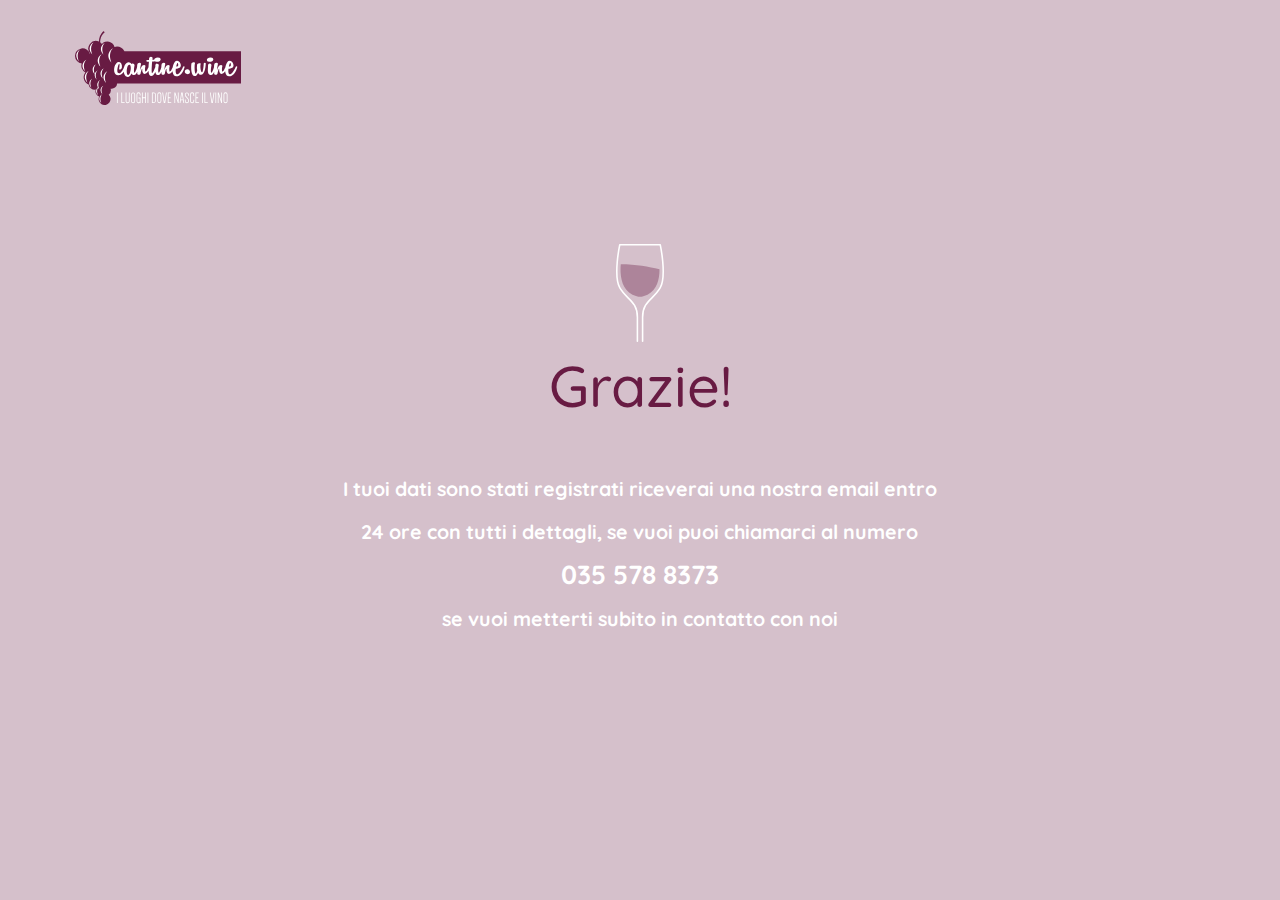
<file: app/thank-you.html>
<!DOCTYPE html>
<html lang="en">
<head>
	<meta charset="UTF-8">
	<meta name="viewport" content="width=device-width, initial-scale=1.0">
	<meta http-equiv="X-UA-Compatible" content="ie=edge">
	<title>Cantine</title>
	
	<link href="https://fonts.googleapis.com/css2?family=MuseoModerno:wght@300;400;500;600;700&family=Quicksand:wght@700&display=swap" rel="stylesheet">
<link rel="stylesheet" href="css/libs.min.css">

	<link rel="stylesheet" href="css/style.min.css">
	<link rel="stylesheet" href="css/slick.css">

<body>


<div class="thank-you">
	<div class="logo">
		<a href="/">
			<img src="img/logo.svg" alt="">
		</a>
	</div>

	<img src="img/vine-thanks.svg" alt="" class="thank-you__img">
	<div class="thank-you__title">
		Grazie!
	</div>
	<p>I tuoi dati sono stati registrati riceverai una nostra email entro  


	24 ore con tutti i dettagli, se vuoi puoi chiamarci al numero
	<span>
	035 578 8373 </span>
	se vuoi metterti subito in contatto con noi</p>
</div>
	
	




<script src="js/wow.min.js"></script>

	<script src="https://ajax.googleapis.com/ajax/libs/jquery/3.4.1/jquery.min.js"></script>
	<script src="js/libs.min.js"></script>
	<script src="js/jquery.spincrement.min.js"></script>
	
	<script src="js/main.js"></script>
</body>
</html>
</file>
<file: app/css/libs.min.css>
/*!
 * Bootstrap Grid v4.1.3 (https://getbootstrap.com/)
 * Copyright 2011-2018 The Bootstrap Authors
 * Copyright 2011-2018 Twitter, Inc.
 * Licensed under MIT (https://github.com/twbs/bootstrap/blob/master/LICENSE)
 */@-ms-viewport{width:device-width}html{-webkit-box-sizing:border-box;box-sizing:border-box;-ms-overflow-style:scrollbar}*,*::before,*::after{-webkit-box-sizing:inherit;box-sizing:inherit}.container{width:100%;padding-right:15px;padding-left:15px;margin-right:auto;margin-left:auto}@media (min-width: 576px){.container{max-width:540px}}@media (min-width: 768px){.container{max-width:720px}}@media (min-width: 992px){.container{max-width:960px}}@media (min-width: 1200px){.container{max-width:1140px}}.container-fluid{width:100%;padding-right:15px;padding-left:15px;margin-right:auto;margin-left:auto}.row{display:-ms-flexbox;display:-webkit-box;display:flex;-ms-flex-wrap:wrap;flex-wrap:wrap;margin-right:-15px;margin-left:-15px}.no-gutters{margin-right:0;margin-left:0}.no-gutters>.col,.no-gutters>[class*="col-"]{padding-right:0;padding-left:0}.col-1,.col-2,.col-3,.col-4,.col-5,.col-6,.col-7,.col-8,.col-9,.col-10,.col-11,.col-12,.col,.col-auto,.col-sm-1,.col-sm-2,.col-sm-3,.col-sm-4,.col-sm-5,.col-sm-6,.col-sm-7,.col-sm-8,.col-sm-9,.col-sm-10,.col-sm-11,.col-sm-12,.col-sm,.col-sm-auto,.col-md-1,.col-md-2,.col-md-3,.col-md-4,.col-md-5,.col-md-6,.col-md-7,.col-md-8,.col-md-9,.col-md-10,.col-md-11,.col-md-12,.col-md,.col-md-auto,.col-lg-1,.col-lg-2,.col-lg-3,.col-lg-4,.col-lg-5,.col-lg-6,.col-lg-7,.col-lg-8,.col-lg-9,.col-lg-10,.col-lg-11,.col-lg-12,.col-lg,.col-lg-auto,.col-xl-1,.col-xl-2,.col-xl-3,.col-xl-4,.col-xl-5,.col-xl-6,.col-xl-7,.col-xl-8,.col-xl-9,.col-xl-10,.col-xl-11,.col-xl-12,.col-xl,.col-xl-auto{position:relative;width:100%;min-height:1px;padding-right:15px;padding-left:15px}.col{-ms-flex-preferred-size:0;flex-basis:0;-ms-flex-positive:1;-webkit-box-flex:1;flex-grow:1;max-width:100%}.col-auto{-ms-flex:0 0 auto;-webkit-box-flex:0;flex:0 0 auto;width:auto;max-width:none}.col-1{-ms-flex:0 0 8.333333%;-webkit-box-flex:0;flex:0 0 8.333333%;max-width:8.333333%}.col-2{-ms-flex:0 0 16.666667%;-webkit-box-flex:0;flex:0 0 16.666667%;max-width:16.666667%}.col-3{-ms-flex:0 0 25%;-webkit-box-flex:0;flex:0 0 25%;max-width:25%}.col-4{-ms-flex:0 0 33.333333%;-webkit-box-flex:0;flex:0 0 33.333333%;max-width:33.333333%}.col-5{-ms-flex:0 0 41.666667%;-webkit-box-flex:0;flex:0 0 41.666667%;max-width:41.666667%}.col-6{-ms-flex:0 0 50%;-webkit-box-flex:0;flex:0 0 50%;max-width:50%}.col-7{-ms-flex:0 0 58.333333%;-webkit-box-flex:0;flex:0 0 58.333333%;max-width:58.333333%}.col-8{-ms-flex:0 0 66.666667%;-webkit-box-flex:0;flex:0 0 66.666667%;max-width:66.666667%}.col-9{-ms-flex:0 0 75%;-webkit-box-flex:0;flex:0 0 75%;max-width:75%}.col-10{-ms-flex:0 0 83.333333%;-webkit-box-flex:0;flex:0 0 83.333333%;max-width:83.333333%}.col-11{-ms-flex:0 0 91.666667%;-webkit-box-flex:0;flex:0 0 91.666667%;max-width:91.666667%}.col-12{-ms-flex:0 0 100%;-webkit-box-flex:0;flex:0 0 100%;max-width:100%}.order-first{-ms-flex-order:-1;-webkit-box-ordinal-group:0;order:-1}.order-last{-ms-flex-order:13;-webkit-box-ordinal-group:14;order:13}.order-0{-ms-flex-order:0;-webkit-box-ordinal-group:1;order:0}.order-1{-ms-flex-order:1;-webkit-box-ordinal-group:2;order:1}.order-2{-ms-flex-order:2;-webkit-box-ordinal-group:3;order:2}.order-3{-ms-flex-order:3;-webkit-box-ordinal-group:4;order:3}.order-4{-ms-flex-order:4;-webkit-box-ordinal-group:5;order:4}.order-5{-ms-flex-order:5;-webkit-box-ordinal-group:6;order:5}.order-6{-ms-flex-order:6;-webkit-box-ordinal-group:7;order:6}.order-7{-ms-flex-order:7;-webkit-box-ordinal-group:8;order:7}.order-8{-ms-flex-order:8;-webkit-box-ordinal-group:9;order:8}.order-9{-ms-flex-order:9;-webkit-box-ordinal-group:10;order:9}.order-10{-ms-flex-order:10;-webkit-box-ordinal-group:11;order:10}.order-11{-ms-flex-order:11;-webkit-box-ordinal-group:12;order:11}.order-12{-ms-flex-order:12;-webkit-box-ordinal-group:13;order:12}.offset-1{margin-left:8.333333%}.offset-2{margin-left:16.666667%}.offset-3{margin-left:25%}.offset-4{margin-left:33.333333%}.offset-5{margin-left:41.666667%}.offset-6{margin-left:50%}.offset-7{margin-left:58.333333%}.offset-8{margin-left:66.666667%}.offset-9{margin-left:75%}.offset-10{margin-left:83.333333%}.offset-11{margin-left:91.666667%}@media (min-width: 576px){.col-sm{-ms-flex-preferred-size:0;flex-basis:0;-ms-flex-positive:1;-webkit-box-flex:1;flex-grow:1;max-width:100%}.col-sm-auto{-ms-flex:0 0 auto;-webkit-box-flex:0;flex:0 0 auto;width:auto;max-width:none}.col-sm-1{-ms-flex:0 0 8.333333%;-webkit-box-flex:0;flex:0 0 8.333333%;max-width:8.333333%}.col-sm-2{-ms-flex:0 0 16.666667%;-webkit-box-flex:0;flex:0 0 16.666667%;max-width:16.666667%}.col-sm-3{-ms-flex:0 0 25%;-webkit-box-flex:0;flex:0 0 25%;max-width:25%}.col-sm-4{-ms-flex:0 0 33.333333%;-webkit-box-flex:0;flex:0 0 33.333333%;max-width:33.333333%}.col-sm-5{-ms-flex:0 0 41.666667%;-webkit-box-flex:0;flex:0 0 41.666667%;max-width:41.666667%}.col-sm-6{-ms-flex:0 0 50%;-webkit-box-flex:0;flex:0 0 50%;max-width:50%}.col-sm-7{-ms-flex:0 0 58.333333%;-webkit-box-flex:0;flex:0 0 58.333333%;max-width:58.333333%}.col-sm-8{-ms-flex:0 0 66.666667%;-webkit-box-flex:0;flex:0 0 66.666667%;max-width:66.666667%}.col-sm-9{-ms-flex:0 0 75%;-webkit-box-flex:0;flex:0 0 75%;max-width:75%}.col-sm-10{-ms-flex:0 0 83.333333%;-webkit-box-flex:0;flex:0 0 83.333333%;max-width:83.333333%}.col-sm-11{-ms-flex:0 0 91.666667%;-webkit-box-flex:0;flex:0 0 91.666667%;max-width:91.666667%}.col-sm-12{-ms-flex:0 0 100%;-webkit-box-flex:0;flex:0 0 100%;max-width:100%}.order-sm-first{-ms-flex-order:-1;-webkit-box-ordinal-group:0;order:-1}.order-sm-last{-ms-flex-order:13;-webkit-box-ordinal-group:14;order:13}.order-sm-0{-ms-flex-order:0;-webkit-box-ordinal-group:1;order:0}.order-sm-1{-ms-flex-order:1;-webkit-box-ordinal-group:2;order:1}.order-sm-2{-ms-flex-order:2;-webkit-box-ordinal-group:3;order:2}.order-sm-3{-ms-flex-order:3;-webkit-box-ordinal-group:4;order:3}.order-sm-4{-ms-flex-order:4;-webkit-box-ordinal-group:5;order:4}.order-sm-5{-ms-flex-order:5;-webkit-box-ordinal-group:6;order:5}.order-sm-6{-ms-flex-order:6;-webkit-box-ordinal-group:7;order:6}.order-sm-7{-ms-flex-order:7;-webkit-box-ordinal-group:8;order:7}.order-sm-8{-ms-flex-order:8;-webkit-box-ordinal-group:9;order:8}.order-sm-9{-ms-flex-order:9;-webkit-box-ordinal-group:10;order:9}.order-sm-10{-ms-flex-order:10;-webkit-box-ordinal-group:11;order:10}.order-sm-11{-ms-flex-order:11;-webkit-box-ordinal-group:12;order:11}.order-sm-12{-ms-flex-order:12;-webkit-box-ordinal-group:13;order:12}.offset-sm-0{margin-left:0}.offset-sm-1{margin-left:8.333333%}.offset-sm-2{margin-left:16.666667%}.offset-sm-3{margin-left:25%}.offset-sm-4{margin-left:33.333333%}.offset-sm-5{margin-left:41.666667%}.offset-sm-6{margin-left:50%}.offset-sm-7{margin-left:58.333333%}.offset-sm-8{margin-left:66.666667%}.offset-sm-9{margin-left:75%}.offset-sm-10{margin-left:83.333333%}.offset-sm-11{margin-left:91.666667%}}@media (min-width: 768px){.col-md{-ms-flex-preferred-size:0;flex-basis:0;-ms-flex-positive:1;-webkit-box-flex:1;flex-grow:1;max-width:100%}.col-md-auto{-ms-flex:0 0 auto;-webkit-box-flex:0;flex:0 0 auto;width:auto;max-width:none}.col-md-1{-ms-flex:0 0 8.333333%;-webkit-box-flex:0;flex:0 0 8.333333%;max-width:8.333333%}.col-md-2{-ms-flex:0 0 16.666667%;-webkit-box-flex:0;flex:0 0 16.666667%;max-width:16.666667%}.col-md-3{-ms-flex:0 0 25%;-webkit-box-flex:0;flex:0 0 25%;max-width:25%}.col-md-4{-ms-flex:0 0 33.333333%;-webkit-box-flex:0;flex:0 0 33.333333%;max-width:33.333333%}.col-md-5{-ms-flex:0 0 41.666667%;-webkit-box-flex:0;flex:0 0 41.666667%;max-width:41.666667%}.col-md-6{-ms-flex:0 0 50%;-webkit-box-flex:0;flex:0 0 50%;max-width:50%}.col-md-7{-ms-flex:0 0 58.333333%;-webkit-box-flex:0;flex:0 0 58.333333%;max-width:58.333333%}.col-md-8{-ms-flex:0 0 66.666667%;-webkit-box-flex:0;flex:0 0 66.666667%;max-width:66.666667%}.col-md-9{-ms-flex:0 0 75%;-webkit-box-flex:0;flex:0 0 75%;max-width:75%}.col-md-10{-ms-flex:0 0 83.333333%;-webkit-box-flex:0;flex:0 0 83.333333%;max-width:83.333333%}.col-md-11{-ms-flex:0 0 91.666667%;-webkit-box-flex:0;flex:0 0 91.666667%;max-width:91.666667%}.col-md-12{-ms-flex:0 0 100%;-webkit-box-flex:0;flex:0 0 100%;max-width:100%}.order-md-first{-ms-flex-order:-1;-webkit-box-ordinal-group:0;order:-1}.order-md-last{-ms-flex-order:13;-webkit-box-ordinal-group:14;order:13}.order-md-0{-ms-flex-order:0;-webkit-box-ordinal-group:1;order:0}.order-md-1{-ms-flex-order:1;-webkit-box-ordinal-group:2;order:1}.order-md-2{-ms-flex-order:2;-webkit-box-ordinal-group:3;order:2}.order-md-3{-ms-flex-order:3;-webkit-box-ordinal-group:4;order:3}.order-md-4{-ms-flex-order:4;-webkit-box-ordinal-group:5;order:4}.order-md-5{-ms-flex-order:5;-webkit-box-ordinal-group:6;order:5}.order-md-6{-ms-flex-order:6;-webkit-box-ordinal-group:7;order:6}.order-md-7{-ms-flex-order:7;-webkit-box-ordinal-group:8;order:7}.order-md-8{-ms-flex-order:8;-webkit-box-ordinal-group:9;order:8}.order-md-9{-ms-flex-order:9;-webkit-box-ordinal-group:10;order:9}.order-md-10{-ms-flex-order:10;-webkit-box-ordinal-group:11;order:10}.order-md-11{-ms-flex-order:11;-webkit-box-ordinal-group:12;order:11}.order-md-12{-ms-flex-order:12;-webkit-box-ordinal-group:13;order:12}.offset-md-0{margin-left:0}.offset-md-1{margin-left:8.333333%}.offset-md-2{margin-left:16.666667%}.offset-md-3{margin-left:25%}.offset-md-4{margin-left:33.333333%}.offset-md-5{margin-left:41.666667%}.offset-md-6{margin-left:50%}.offset-md-7{margin-left:58.333333%}.offset-md-8{margin-left:66.666667%}.offset-md-9{margin-left:75%}.offset-md-10{margin-left:83.333333%}.offset-md-11{margin-left:91.666667%}}@media (min-width: 992px){.col-lg{-ms-flex-preferred-size:0;flex-basis:0;-ms-flex-positive:1;-webkit-box-flex:1;flex-grow:1;max-width:100%}.col-lg-auto{-ms-flex:0 0 auto;-webkit-box-flex:0;flex:0 0 auto;width:auto;max-width:none}.col-lg-1{-ms-flex:0 0 8.333333%;-webkit-box-flex:0;flex:0 0 8.333333%;max-width:8.333333%}.col-lg-2{-ms-flex:0 0 16.666667%;-webkit-box-flex:0;flex:0 0 16.666667%;max-width:16.666667%}.col-lg-3{-ms-flex:0 0 25%;-webkit-box-flex:0;flex:0 0 25%;max-width:25%}.col-lg-4{-ms-flex:0 0 33.333333%;-webkit-box-flex:0;flex:0 0 33.333333%;max-width:33.333333%}.col-lg-5{-ms-flex:0 0 41.666667%;-webkit-box-flex:0;flex:0 0 41.666667%;max-width:41.666667%}.col-lg-6{-ms-flex:0 0 50%;-webkit-box-flex:0;flex:0 0 50%;max-width:50%}.col-lg-7{-ms-flex:0 0 58.333333%;-webkit-box-flex:0;flex:0 0 58.333333%;max-width:58.333333%}.col-lg-8{-ms-flex:0 0 66.666667%;-webkit-box-flex:0;flex:0 0 66.666667%;max-width:66.666667%}.col-lg-9{-ms-flex:0 0 75%;-webkit-box-flex:0;flex:0 0 75%;max-width:75%}.col-lg-10{-ms-flex:0 0 83.333333%;-webkit-box-flex:0;flex:0 0 83.333333%;max-width:83.333333%}.col-lg-11{-ms-flex:0 0 91.666667%;-webkit-box-flex:0;flex:0 0 91.666667%;max-width:91.666667%}.col-lg-12{-ms-flex:0 0 100%;-webkit-box-flex:0;flex:0 0 100%;max-width:100%}.order-lg-first{-ms-flex-order:-1;-webkit-box-ordinal-group:0;order:-1}.order-lg-last{-ms-flex-order:13;-webkit-box-ordinal-group:14;order:13}.order-lg-0{-ms-flex-order:0;-webkit-box-ordinal-group:1;order:0}.order-lg-1{-ms-flex-order:1;-webkit-box-ordinal-group:2;order:1}.order-lg-2{-ms-flex-order:2;-webkit-box-ordinal-group:3;order:2}.order-lg-3{-ms-flex-order:3;-webkit-box-ordinal-group:4;order:3}.order-lg-4{-ms-flex-order:4;-webkit-box-ordinal-group:5;order:4}.order-lg-5{-ms-flex-order:5;-webkit-box-ordinal-group:6;order:5}.order-lg-6{-ms-flex-order:6;-webkit-box-ordinal-group:7;order:6}.order-lg-7{-ms-flex-order:7;-webkit-box-ordinal-group:8;order:7}.order-lg-8{-ms-flex-order:8;-webkit-box-ordinal-group:9;order:8}.order-lg-9{-ms-flex-order:9;-webkit-box-ordinal-group:10;order:9}.order-lg-10{-ms-flex-order:10;-webkit-box-ordinal-group:11;order:10}.order-lg-11{-ms-flex-order:11;-webkit-box-ordinal-group:12;order:11}.order-lg-12{-ms-flex-order:12;-webkit-box-ordinal-group:13;order:12}.offset-lg-0{margin-left:0}.offset-lg-1{margin-left:8.333333%}.offset-lg-2{margin-left:16.666667%}.offset-lg-3{margin-left:25%}.offset-lg-4{margin-left:33.333333%}.offset-lg-5{margin-left:41.666667%}.offset-lg-6{margin-left:50%}.offset-lg-7{margin-left:58.333333%}.offset-lg-8{margin-left:66.666667%}.offset-lg-9{margin-left:75%}.offset-lg-10{margin-left:83.333333%}.offset-lg-11{margin-left:91.666667%}}@media (min-width: 1200px){.col-xl{-ms-flex-preferred-size:0;flex-basis:0;-ms-flex-positive:1;-webkit-box-flex:1;flex-grow:1;max-width:100%}.col-xl-auto{-ms-flex:0 0 auto;-webkit-box-flex:0;flex:0 0 auto;width:auto;max-width:none}.col-xl-1{-ms-flex:0 0 8.333333%;-webkit-box-flex:0;flex:0 0 8.333333%;max-width:8.333333%}.col-xl-2{-ms-flex:0 0 16.666667%;-webkit-box-flex:0;flex:0 0 16.666667%;max-width:16.666667%}.col-xl-3{-ms-flex:0 0 25%;-webkit-box-flex:0;flex:0 0 25%;max-width:25%}.col-xl-4{-ms-flex:0 0 33.333333%;-webkit-box-flex:0;flex:0 0 33.333333%;max-width:33.333333%}.col-xl-5{-ms-flex:0 0 41.666667%;-webkit-box-flex:0;flex:0 0 41.666667%;max-width:41.666667%}.col-xl-6{-ms-flex:0 0 50%;-webkit-box-flex:0;flex:0 0 50%;max-width:50%}.col-xl-7{-ms-flex:0 0 58.333333%;-webkit-box-flex:0;flex:0 0 58.333333%;max-width:58.333333%}.col-xl-8{-ms-flex:0 0 66.666667%;-webkit-box-flex:0;flex:0 0 66.666667%;max-width:66.666667%}.col-xl-9{-ms-flex:0 0 75%;-webkit-box-flex:0;flex:0 0 75%;max-width:75%}.col-xl-10{-ms-flex:0 0 83.333333%;-webkit-box-flex:0;flex:0 0 83.333333%;max-width:83.333333%}.col-xl-11{-ms-flex:0 0 91.666667%;-webkit-box-flex:0;flex:0 0 91.666667%;max-width:91.666667%}.col-xl-12{-ms-flex:0 0 100%;-webkit-box-flex:0;flex:0 0 100%;max-width:100%}.order-xl-first{-ms-flex-order:-1;-webkit-box-ordinal-group:0;order:-1}.order-xl-last{-ms-flex-order:13;-webkit-box-ordinal-group:14;order:13}.order-xl-0{-ms-flex-order:0;-webkit-box-ordinal-group:1;order:0}.order-xl-1{-ms-flex-order:1;-webkit-box-ordinal-group:2;order:1}.order-xl-2{-ms-flex-order:2;-webkit-box-ordinal-group:3;order:2}.order-xl-3{-ms-flex-order:3;-webkit-box-ordinal-group:4;order:3}.order-xl-4{-ms-flex-order:4;-webkit-box-ordinal-group:5;order:4}.order-xl-5{-ms-flex-order:5;-webkit-box-ordinal-group:6;order:5}.order-xl-6{-ms-flex-order:6;-webkit-box-ordinal-group:7;order:6}.order-xl-7{-ms-flex-order:7;-webkit-box-ordinal-group:8;order:7}.order-xl-8{-ms-flex-order:8;-webkit-box-ordinal-group:9;order:8}.order-xl-9{-ms-flex-order:9;-webkit-box-ordinal-group:10;order:9}.order-xl-10{-ms-flex-order:10;-webkit-box-ordinal-group:11;order:10}.order-xl-11{-ms-flex-order:11;-webkit-box-ordinal-group:12;order:11}.order-xl-12{-ms-flex-order:12;-webkit-box-ordinal-group:13;order:12}.offset-xl-0{margin-left:0}.offset-xl-1{margin-left:8.333333%}.offset-xl-2{margin-left:16.666667%}.offset-xl-3{margin-left:25%}.offset-xl-4{margin-left:33.333333%}.offset-xl-5{margin-left:41.666667%}.offset-xl-6{margin-left:50%}.offset-xl-7{margin-left:58.333333%}.offset-xl-8{margin-left:66.666667%}.offset-xl-9{margin-left:75%}.offset-xl-10{margin-left:83.333333%}.offset-xl-11{margin-left:91.666667%}}.d-none{display:none !important}.d-inline{display:inline !important}.d-inline-block{display:inline-block !important}.d-block{display:block !important}.d-table{display:table !important}.d-table-row{display:table-row !important}.d-table-cell{display:table-cell !important}.d-flex{display:-ms-flexbox !important;display:-webkit-box !important;display:flex !important}.d-inline-flex{display:-ms-inline-flexbox !important;display:-webkit-inline-box !important;display:inline-flex !important}@media (min-width: 576px){.d-sm-none{display:none !important}.d-sm-inline{display:inline !important}.d-sm-inline-block{display:inline-block !important}.d-sm-block{display:block !important}.d-sm-table{display:table !important}.d-sm-table-row{display:table-row !important}.d-sm-table-cell{display:table-cell !important}.d-sm-flex{display:-ms-flexbox !important;display:-webkit-box !important;display:flex !important}.d-sm-inline-flex{display:-ms-inline-flexbox !important;display:-webkit-inline-box !important;display:inline-flex !important}}@media (min-width: 768px){.d-md-none{display:none !important}.d-md-inline{display:inline !important}.d-md-inline-block{display:inline-block !important}.d-md-block{display:block !important}.d-md-table{display:table !important}.d-md-table-row{display:table-row !important}.d-md-table-cell{display:table-cell !important}.d-md-flex{display:-ms-flexbox !important;display:-webkit-box !important;display:flex !important}.d-md-inline-flex{display:-ms-inline-flexbox !important;display:-webkit-inline-box !important;display:inline-flex !important}}@media (min-width: 992px){.d-lg-none{display:none !important}.d-lg-inline{display:inline !important}.d-lg-inline-block{display:inline-block !important}.d-lg-block{display:block !important}.d-lg-table{display:table !important}.d-lg-table-row{display:table-row !important}.d-lg-table-cell{display:table-cell !important}.d-lg-flex{display:-ms-flexbox !important;display:-webkit-box !important;display:flex !important}.d-lg-inline-flex{display:-ms-inline-flexbox !important;display:-webkit-inline-box !important;display:inline-flex !important}}@media (min-width: 1200px){.d-xl-none{display:none !important}.d-xl-inline{display:inline !important}.d-xl-inline-block{display:inline-block !important}.d-xl-block{display:block !important}.d-xl-table{display:table !important}.d-xl-table-row{display:table-row !important}.d-xl-table-cell{display:table-cell !important}.d-xl-flex{display:-ms-flexbox !important;display:-webkit-box !important;display:flex !important}.d-xl-inline-flex{display:-ms-inline-flexbox !important;display:-webkit-inline-box !important;display:inline-flex !important}}@media print{.d-print-none{display:none !important}.d-print-inline{display:inline !important}.d-print-inline-block{display:inline-block !important}.d-print-block{display:block !important}.d-print-table{display:table !important}.d-print-table-row{display:table-row !important}.d-print-table-cell{display:table-cell !important}.d-print-flex{display:-ms-flexbox !important;display:-webkit-box !important;display:flex !important}.d-print-inline-flex{display:-ms-inline-flexbox !important;display:-webkit-inline-box !important;display:inline-flex !important}}.flex-row{-ms-flex-direction:row !important;-webkit-box-orient:horizontal !important;-webkit-box-direction:normal !important;flex-direction:row !important}.flex-column{-ms-flex-direction:column !important;-webkit-box-orient:vertical !important;-webkit-box-direction:normal !important;flex-direction:column !important}.flex-row-reverse{-ms-flex-direction:row-reverse !important;-webkit-box-orient:horizontal !important;-webkit-box-direction:reverse !important;flex-direction:row-reverse !important}.flex-column-reverse{-ms-flex-direction:column-reverse !important;-webkit-box-orient:vertical !important;-webkit-box-direction:reverse !important;flex-direction:column-reverse !important}.flex-wrap{-ms-flex-wrap:wrap !important;flex-wrap:wrap !important}.flex-nowrap{-ms-flex-wrap:nowrap !important;flex-wrap:nowrap !important}.flex-wrap-reverse{-ms-flex-wrap:wrap-reverse !important;flex-wrap:wrap-reverse !important}.flex-fill{-ms-flex:1 1 auto !important;-webkit-box-flex:1 !important;flex:1 1 auto !important}.flex-grow-0{-ms-flex-positive:0 !important;-webkit-box-flex:0 !important;flex-grow:0 !important}.flex-grow-1{-ms-flex-positive:1 !important;-webkit-box-flex:1 !important;flex-grow:1 !important}.flex-shrink-0{-ms-flex-negative:0 !important;flex-shrink:0 !important}.flex-shrink-1{-ms-flex-negative:1 !important;flex-shrink:1 !important}.justify-content-start{-ms-flex-pack:start !important;-webkit-box-pack:start !important;justify-content:flex-start !important}.justify-content-end{-ms-flex-pack:end !important;-webkit-box-pack:end !important;justify-content:flex-end !important}.justify-content-center{-ms-flex-pack:center !important;-webkit-box-pack:center !important;justify-content:center !important}.justify-content-between{-ms-flex-pack:justify !important;-webkit-box-pack:justify !important;justify-content:space-between !important}.justify-content-around{-ms-flex-pack:distribute !important;justify-content:space-around !important}.align-items-start{-ms-flex-align:start !important;-webkit-box-align:start !important;align-items:flex-start !important}.align-items-end{-ms-flex-align:end !important;-webkit-box-align:end !important;align-items:flex-end !important}.align-items-center{-ms-flex-align:center !important;-webkit-box-align:center !important;align-items:center !important}.align-items-baseline{-ms-flex-align:baseline !important;-webkit-box-align:baseline !important;align-items:baseline !important}.align-items-stretch{-ms-flex-align:stretch !important;-webkit-box-align:stretch !important;align-items:stretch !important}.align-content-start{-ms-flex-line-pack:start !important;align-content:flex-start !important}.align-content-end{-ms-flex-line-pack:end !important;align-content:flex-end !important}.align-content-center{-ms-flex-line-pack:center !important;align-content:center !important}.align-content-between{-ms-flex-line-pack:justify !important;align-content:space-between !important}.align-content-around{-ms-flex-line-pack:distribute !important;align-content:space-around !important}.align-content-stretch{-ms-flex-line-pack:stretch !important;align-content:stretch !important}.align-self-auto{-ms-flex-item-align:auto !important;align-self:auto !important}.align-self-start{-ms-flex-item-align:start !important;align-self:flex-start !important}.align-self-end{-ms-flex-item-align:end !important;align-self:flex-end !important}.align-self-center{-ms-flex-item-align:center !important;align-self:center !important}.align-self-baseline{-ms-flex-item-align:baseline !important;align-self:baseline !important}.align-self-stretch{-ms-flex-item-align:stretch !important;align-self:stretch !important}@media (min-width: 576px){.flex-sm-row{-ms-flex-direction:row !important;-webkit-box-orient:horizontal !important;-webkit-box-direction:normal !important;flex-direction:row !important}.flex-sm-column{-ms-flex-direction:column !important;-webkit-box-orient:vertical !important;-webkit-box-direction:normal !important;flex-direction:column !important}.flex-sm-row-reverse{-ms-flex-direction:row-reverse !important;-webkit-box-orient:horizontal !important;-webkit-box-direction:reverse !important;flex-direction:row-reverse !important}.flex-sm-column-reverse{-ms-flex-direction:column-reverse !important;-webkit-box-orient:vertical !important;-webkit-box-direction:reverse !important;flex-direction:column-reverse !important}.flex-sm-wrap{-ms-flex-wrap:wrap !important;flex-wrap:wrap !important}.flex-sm-nowrap{-ms-flex-wrap:nowrap !important;flex-wrap:nowrap !important}.flex-sm-wrap-reverse{-ms-flex-wrap:wrap-reverse !important;flex-wrap:wrap-reverse !important}.flex-sm-fill{-ms-flex:1 1 auto !important;-webkit-box-flex:1 !important;flex:1 1 auto !important}.flex-sm-grow-0{-ms-flex-positive:0 !important;-webkit-box-flex:0 !important;flex-grow:0 !important}.flex-sm-grow-1{-ms-flex-positive:1 !important;-webkit-box-flex:1 !important;flex-grow:1 !important}.flex-sm-shrink-0{-ms-flex-negative:0 !important;flex-shrink:0 !important}.flex-sm-shrink-1{-ms-flex-negative:1 !important;flex-shrink:1 !important}.justify-content-sm-start{-ms-flex-pack:start !important;-webkit-box-pack:start !important;justify-content:flex-start !important}.justify-content-sm-end{-ms-flex-pack:end !important;-webkit-box-pack:end !important;justify-content:flex-end !important}.justify-content-sm-center{-ms-flex-pack:center !important;-webkit-box-pack:center !important;justify-content:center !important}.justify-content-sm-between{-ms-flex-pack:justify !important;-webkit-box-pack:justify !important;justify-content:space-between !important}.justify-content-sm-around{-ms-flex-pack:distribute !important;justify-content:space-around !important}.align-items-sm-start{-ms-flex-align:start !important;-webkit-box-align:start !important;align-items:flex-start !important}.align-items-sm-end{-ms-flex-align:end !important;-webkit-box-align:end !important;align-items:flex-end !important}.align-items-sm-center{-ms-flex-align:center !important;-webkit-box-align:center !important;align-items:center !important}.align-items-sm-baseline{-ms-flex-align:baseline !important;-webkit-box-align:baseline !important;align-items:baseline !important}.align-items-sm-stretch{-ms-flex-align:stretch !important;-webkit-box-align:stretch !important;align-items:stretch !important}.align-content-sm-start{-ms-flex-line-pack:start !important;align-content:flex-start !important}.align-content-sm-end{-ms-flex-line-pack:end !important;align-content:flex-end !important}.align-content-sm-center{-ms-flex-line-pack:center !important;align-content:center !important}.align-content-sm-between{-ms-flex-line-pack:justify !important;align-content:space-between !important}.align-content-sm-around{-ms-flex-line-pack:distribute !important;align-content:space-around !important}.align-content-sm-stretch{-ms-flex-line-pack:stretch !important;align-content:stretch !important}.align-self-sm-auto{-ms-flex-item-align:auto !important;align-self:auto !important}.align-self-sm-start{-ms-flex-item-align:start !important;align-self:flex-start !important}.align-self-sm-end{-ms-flex-item-align:end !important;align-self:flex-end !important}.align-self-sm-center{-ms-flex-item-align:center !important;align-self:center !important}.align-self-sm-baseline{-ms-flex-item-align:baseline !important;align-self:baseline !important}.align-self-sm-stretch{-ms-flex-item-align:stretch !important;align-self:stretch !important}}@media (min-width: 768px){.flex-md-row{-ms-flex-direction:row !important;-webkit-box-orient:horizontal !important;-webkit-box-direction:normal !important;flex-direction:row !important}.flex-md-column{-ms-flex-direction:column !important;-webkit-box-orient:vertical !important;-webkit-box-direction:normal !important;flex-direction:column !important}.flex-md-row-reverse{-ms-flex-direction:row-reverse !important;-webkit-box-orient:horizontal !important;-webkit-box-direction:reverse !important;flex-direction:row-reverse !important}.flex-md-column-reverse{-ms-flex-direction:column-reverse !important;-webkit-box-orient:vertical !important;-webkit-box-direction:reverse !important;flex-direction:column-reverse !important}.flex-md-wrap{-ms-flex-wrap:wrap !important;flex-wrap:wrap !important}.flex-md-nowrap{-ms-flex-wrap:nowrap !important;flex-wrap:nowrap !important}.flex-md-wrap-reverse{-ms-flex-wrap:wrap-reverse !important;flex-wrap:wrap-reverse !important}.flex-md-fill{-ms-flex:1 1 auto !important;-webkit-box-flex:1 !important;flex:1 1 auto !important}.flex-md-grow-0{-ms-flex-positive:0 !important;-webkit-box-flex:0 !important;flex-grow:0 !important}.flex-md-grow-1{-ms-flex-positive:1 !important;-webkit-box-flex:1 !important;flex-grow:1 !important}.flex-md-shrink-0{-ms-flex-negative:0 !important;flex-shrink:0 !important}.flex-md-shrink-1{-ms-flex-negative:1 !important;flex-shrink:1 !important}.justify-content-md-start{-ms-flex-pack:start !important;-webkit-box-pack:start !important;justify-content:flex-start !important}.justify-content-md-end{-ms-flex-pack:end !important;-webkit-box-pack:end !important;justify-content:flex-end !important}.justify-content-md-center{-ms-flex-pack:center !important;-webkit-box-pack:center !important;justify-content:center !important}.justify-content-md-between{-ms-flex-pack:justify !important;-webkit-box-pack:justify !important;justify-content:space-between !important}.justify-content-md-around{-ms-flex-pack:distribute !important;justify-content:space-around !important}.align-items-md-start{-ms-flex-align:start !important;-webkit-box-align:start !important;align-items:flex-start !important}.align-items-md-end{-ms-flex-align:end !important;-webkit-box-align:end !important;align-items:flex-end !important}.align-items-md-center{-ms-flex-align:center !important;-webkit-box-align:center !important;align-items:center !important}.align-items-md-baseline{-ms-flex-align:baseline !important;-webkit-box-align:baseline !important;align-items:baseline !important}.align-items-md-stretch{-ms-flex-align:stretch !important;-webkit-box-align:stretch !important;align-items:stretch !important}.align-content-md-start{-ms-flex-line-pack:start !important;align-content:flex-start !important}.align-content-md-end{-ms-flex-line-pack:end !important;align-content:flex-end !important}.align-content-md-center{-ms-flex-line-pack:center !important;align-content:center !important}.align-content-md-between{-ms-flex-line-pack:justify !important;align-content:space-between !important}.align-content-md-around{-ms-flex-line-pack:distribute !important;align-content:space-around !important}.align-content-md-stretch{-ms-flex-line-pack:stretch !important;align-content:stretch !important}.align-self-md-auto{-ms-flex-item-align:auto !important;align-self:auto !important}.align-self-md-start{-ms-flex-item-align:start !important;align-self:flex-start !important}.align-self-md-end{-ms-flex-item-align:end !important;align-self:flex-end !important}.align-self-md-center{-ms-flex-item-align:center !important;align-self:center !important}.align-self-md-baseline{-ms-flex-item-align:baseline !important;align-self:baseline !important}.align-self-md-stretch{-ms-flex-item-align:stretch !important;align-self:stretch !important}}@media (min-width: 992px){.flex-lg-row{-ms-flex-direction:row !important;-webkit-box-orient:horizontal !important;-webkit-box-direction:normal !important;flex-direction:row !important}.flex-lg-column{-ms-flex-direction:column !important;-webkit-box-orient:vertical !important;-webkit-box-direction:normal !important;flex-direction:column !important}.flex-lg-row-reverse{-ms-flex-direction:row-reverse !important;-webkit-box-orient:horizontal !important;-webkit-box-direction:reverse !important;flex-direction:row-reverse !important}.flex-lg-column-reverse{-ms-flex-direction:column-reverse !important;-webkit-box-orient:vertical !important;-webkit-box-direction:reverse !important;flex-direction:column-reverse !important}.flex-lg-wrap{-ms-flex-wrap:wrap !important;flex-wrap:wrap !important}.flex-lg-nowrap{-ms-flex-wrap:nowrap !important;flex-wrap:nowrap !important}.flex-lg-wrap-reverse{-ms-flex-wrap:wrap-reverse !important;flex-wrap:wrap-reverse !important}.flex-lg-fill{-ms-flex:1 1 auto !important;-webkit-box-flex:1 !important;flex:1 1 auto !important}.flex-lg-grow-0{-ms-flex-positive:0 !important;-webkit-box-flex:0 !important;flex-grow:0 !important}.flex-lg-grow-1{-ms-flex-positive:1 !important;-webkit-box-flex:1 !important;flex-grow:1 !important}.flex-lg-shrink-0{-ms-flex-negative:0 !important;flex-shrink:0 !important}.flex-lg-shrink-1{-ms-flex-negative:1 !important;flex-shrink:1 !important}.justify-content-lg-start{-ms-flex-pack:start !important;-webkit-box-pack:start !important;justify-content:flex-start !important}.justify-content-lg-end{-ms-flex-pack:end !important;-webkit-box-pack:end !important;justify-content:flex-end !important}.justify-content-lg-center{-ms-flex-pack:center !important;-webkit-box-pack:center !important;justify-content:center !important}.justify-content-lg-between{-ms-flex-pack:justify !important;-webkit-box-pack:justify !important;justify-content:space-between !important}.justify-content-lg-around{-ms-flex-pack:distribute !important;justify-content:space-around !important}.align-items-lg-start{-ms-flex-align:start !important;-webkit-box-align:start !important;align-items:flex-start !important}.align-items-lg-end{-ms-flex-align:end !important;-webkit-box-align:end !important;align-items:flex-end !important}.align-items-lg-center{-ms-flex-align:center !important;-webkit-box-align:center !important;align-items:center !important}.align-items-lg-baseline{-ms-flex-align:baseline !important;-webkit-box-align:baseline !important;align-items:baseline !important}.align-items-lg-stretch{-ms-flex-align:stretch !important;-webkit-box-align:stretch !important;align-items:stretch !important}.align-content-lg-start{-ms-flex-line-pack:start !important;align-content:flex-start !important}.align-content-lg-end{-ms-flex-line-pack:end !important;align-content:flex-end !important}.align-content-lg-center{-ms-flex-line-pack:center !important;align-content:center !important}.align-content-lg-between{-ms-flex-line-pack:justify !important;align-content:space-between !important}.align-content-lg-around{-ms-flex-line-pack:distribute !important;align-content:space-around !important}.align-content-lg-stretch{-ms-flex-line-pack:stretch !important;align-content:stretch !important}.align-self-lg-auto{-ms-flex-item-align:auto !important;align-self:auto !important}.align-self-lg-start{-ms-flex-item-align:start !important;align-self:flex-start !important}.align-self-lg-end{-ms-flex-item-align:end !important;align-self:flex-end !important}.align-self-lg-center{-ms-flex-item-align:center !important;align-self:center !important}.align-self-lg-baseline{-ms-flex-item-align:baseline !important;align-self:baseline !important}.align-self-lg-stretch{-ms-flex-item-align:stretch !important;align-self:stretch !important}}@media (min-width: 1200px){.flex-xl-row{-ms-flex-direction:row !important;-webkit-box-orient:horizontal !important;-webkit-box-direction:normal !important;flex-direction:row !important}.flex-xl-column{-ms-flex-direction:column !important;-webkit-box-orient:vertical !important;-webkit-box-direction:normal !important;flex-direction:column !important}.flex-xl-row-reverse{-ms-flex-direction:row-reverse !important;-webkit-box-orient:horizontal !important;-webkit-box-direction:reverse !important;flex-direction:row-reverse !important}.flex-xl-column-reverse{-ms-flex-direction:column-reverse !important;-webkit-box-orient:vertical !important;-webkit-box-direction:reverse !important;flex-direction:column-reverse !important}.flex-xl-wrap{-ms-flex-wrap:wrap !important;flex-wrap:wrap !important}.flex-xl-nowrap{-ms-flex-wrap:nowrap !important;flex-wrap:nowrap !important}.flex-xl-wrap-reverse{-ms-flex-wrap:wrap-reverse !important;flex-wrap:wrap-reverse !important}.flex-xl-fill{-ms-flex:1 1 auto !important;-webkit-box-flex:1 !important;flex:1 1 auto !important}.flex-xl-grow-0{-ms-flex-positive:0 !important;-webkit-box-flex:0 !important;flex-grow:0 !important}.flex-xl-grow-1{-ms-flex-positive:1 !important;-webkit-box-flex:1 !important;flex-grow:1 !important}.flex-xl-shrink-0{-ms-flex-negative:0 !important;flex-shrink:0 !important}.flex-xl-shrink-1{-ms-flex-negative:1 !important;flex-shrink:1 !important}.justify-content-xl-start{-ms-flex-pack:start !important;-webkit-box-pack:start !important;justify-content:flex-start !important}.justify-content-xl-end{-ms-flex-pack:end !important;-webkit-box-pack:end !important;justify-content:flex-end !important}.justify-content-xl-center{-ms-flex-pack:center !important;-webkit-box-pack:center !important;justify-content:center !important}.justify-content-xl-between{-ms-flex-pack:justify !important;-webkit-box-pack:justify !important;justify-content:space-between !important}.justify-content-xl-around{-ms-flex-pack:distribute !important;justify-content:space-around !important}.align-items-xl-start{-ms-flex-align:start !important;-webkit-box-align:start !important;align-items:flex-start !important}.align-items-xl-end{-ms-flex-align:end !important;-webkit-box-align:end !important;align-items:flex-end !important}.align-items-xl-center{-ms-flex-align:center !important;-webkit-box-align:center !important;align-items:center !important}.align-items-xl-baseline{-ms-flex-align:baseline !important;-webkit-box-align:baseline !important;align-items:baseline !important}.align-items-xl-stretch{-ms-flex-align:stretch !important;-webkit-box-align:stretch !important;align-items:stretch !important}.align-content-xl-start{-ms-flex-line-pack:start !important;align-content:flex-start !important}.align-content-xl-end{-ms-flex-line-pack:end !important;align-content:flex-end !important}.align-content-xl-center{-ms-flex-line-pack:center !important;align-content:center !important}.align-content-xl-between{-ms-flex-line-pack:justify !important;align-content:space-between !important}.align-content-xl-around{-ms-flex-line-pack:distribute !important;align-content:space-around !important}.align-content-xl-stretch{-ms-flex-line-pack:stretch !important;align-content:stretch !important}.align-self-xl-auto{-ms-flex-item-align:auto !important;align-self:auto !important}.align-self-xl-start{-ms-flex-item-align:start !important;align-self:flex-start !important}.align-self-xl-end{-ms-flex-item-align:end !important;align-self:flex-end !important}.align-self-xl-center{-ms-flex-item-align:center !important;align-self:center !important}.align-self-xl-baseline{-ms-flex-item-align:baseline !important;align-self:baseline !important}.align-self-xl-stretch{-ms-flex-item-align:stretch !important;align-self:stretch !important}}/*!
 * Bootstrap Reboot v4.1.3 (https://getbootstrap.com/)
 * Copyright 2011-2018 The Bootstrap Authors
 * Copyright 2011-2018 Twitter, Inc.
 * Licensed under MIT (https://github.com/twbs/bootstrap/blob/master/LICENSE)
 * Forked from Normalize.css, licensed MIT (https://github.com/necolas/normalize.css/blob/master/LICENSE.md)
 */*,*::before,*::after{-webkit-box-sizing:border-box;box-sizing:border-box}html{font-family:sans-serif;line-height:1.15;-webkit-text-size-adjust:100%;-ms-text-size-adjust:100%;-ms-overflow-style:scrollbar;-webkit-tap-highlight-color:rgba(0,0,0,0)}@-ms-viewport{width:device-width}article,aside,figcaption,figure,footer,header,hgroup,main,nav,section{display:block}body{margin:0;font-family:-apple-system, BlinkMacSystemFont, "Segoe UI", Roboto, "Helvetica Neue", Arial, sans-serif, "Apple Color Emoji", "Segoe UI Emoji", "Segoe UI Symbol", "Noto Color Emoji";font-size:1rem;font-weight:400;line-height:1.5;color:#212529;text-align:left;background-color:#fff}[tabindex="-1"]:focus{outline:0 !important}hr{-webkit-box-sizing:content-box;box-sizing:content-box;height:0;overflow:visible}h1,h2,h3,h4,h5,h6{margin-top:0;margin-bottom:0.5rem}p{margin-top:0;margin-bottom:1rem}abbr[title],abbr[data-original-title]{text-decoration:underline;-webkit-text-decoration:underline dotted;text-decoration:underline dotted;cursor:help;border-bottom:0}address{margin-bottom:1rem;font-style:normal;line-height:inherit}ol,ul,dl{margin-top:0;margin-bottom:1rem}ol ol,ul ul,ol ul,ul ol{margin-bottom:0}dt{font-weight:700}dd{margin-bottom:.5rem;margin-left:0}blockquote{margin:0 0 1rem}dfn{font-style:italic}b,strong{font-weight:bolder}small{font-size:80%}sub,sup{position:relative;font-size:75%;line-height:0;vertical-align:baseline}sub{bottom:-.25em}sup{top:-.5em}a{color:#007bff;text-decoration:none;background-color:transparent;-webkit-text-decoration-skip:objects}a:hover{color:#0056b3;text-decoration:underline}a:not([href]):not([tabindex]){color:inherit;text-decoration:none}a:not([href]):not([tabindex]):hover,a:not([href]):not([tabindex]):focus{color:inherit;text-decoration:none}a:not([href]):not([tabindex]):focus{outline:0}pre,code,kbd,samp{font-family:SFMono-Regular, Menlo, Monaco, Consolas, "Liberation Mono", "Courier New", monospace;font-size:1em}pre{margin-top:0;margin-bottom:1rem;overflow:auto;-ms-overflow-style:scrollbar}figure{margin:0 0 1rem}img{vertical-align:middle;border-style:none}svg{overflow:hidden;vertical-align:middle}table{border-collapse:collapse}caption{padding-top:0.75rem;padding-bottom:0.75rem;color:#6c757d;text-align:left;caption-side:bottom}th{text-align:inherit}label{display:inline-block;margin-bottom:0.5rem}button{border-radius:0}button:focus{outline:1px dotted;outline:5px auto -webkit-focus-ring-color}input,button,select,optgroup,textarea{margin:0;font-family:inherit;font-size:inherit;line-height:inherit}button,input{overflow:visible}button,select{text-transform:none}button,html [type="button"],[type="reset"],[type="submit"]{-webkit-appearance:button}button::-moz-focus-inner,[type="button"]::-moz-focus-inner,[type="reset"]::-moz-focus-inner,[type="submit"]::-moz-focus-inner{padding:0;border-style:none}input[type="radio"],input[type="checkbox"]{-webkit-box-sizing:border-box;box-sizing:border-box;padding:0}input[type="date"],input[type="time"],input[type="datetime-local"],input[type="month"]{-webkit-appearance:listbox}textarea{overflow:auto;resize:vertical}fieldset{min-width:0;padding:0;margin:0;border:0}legend{display:block;width:100%;max-width:100%;padding:0;margin-bottom:.5rem;font-size:1.5rem;line-height:inherit;color:inherit;white-space:normal}progress{vertical-align:baseline}[type="number"]::-webkit-inner-spin-button,[type="number"]::-webkit-outer-spin-button{height:auto}[type="search"]{outline-offset:-2px;-webkit-appearance:none}[type="search"]::-webkit-search-cancel-button,[type="search"]::-webkit-search-decoration{-webkit-appearance:none}::-webkit-file-upload-button{font:inherit;-webkit-appearance:button}output{display:inline-block}summary{display:list-item;cursor:pointer}template{display:none}[hidden]{display:none !important}
</file>
<file: app/css/style.min.css>
body{font-family:"MuseoModerno",sans-serif;font-weight:500;margin:0;padding:0}h1{font-weight:500;font-size:5.990vw;line-height:6.094vw;max-width:53vw}h1 br{display:none}h3{font-size:1.875vw;font-weight:700}a,a:hover{text-decoration:none}.button{font-size:1.615vw;font-weight:700;text-transform:uppercase;padding:0.5vw 1.2vw;font-family:'Quicksand', sans-serif}.button a{color:#681B43;font-size:1.615vw;font-weight:700;text-transform:uppercase;font-weight:700;background:#fff;font-size:1.614vw;padding:0.5vw 1.2vw;border-radius:5vw;font-family:'Quicksand', sans-serif}.button.button--transparent a{border:3px solid #681B43;background:transparent}.sub-title{font-weight:300;font-size:3.125vw}.container-fluid{max-width:78.333vw}.header{padding-top:2.448vw;background:url("../img/bg.jpg");background-size:cover;background-position:center;background-repeat:no-repeat}.logo{padding-left:5.885vw}.logo img{width:12.917vw}.header__content{padding-top:7vw;padding-bottom:6vw;color:#fff}.header__footer-text{font-size:1.823vw;font-weight:500;max-width:58vw}.header__footer{display:-webkit-box;display:-ms-flexbox;display:flex;-webkit-box-pack:justify;-ms-flex-pack:justify;justify-content:space-between;-webkit-box-align:center;-ms-flex-align:center;align-items:center;padding-top:4vw}.about{padding:5.052vw 0;color:#681B43}.about img{width:100%}.about p{font-size:1.563vw;font-weight:500;line-height:1.979vw}.about .button{margin-top:2.708vw}.about__content{height:100%;display:-webkit-box;display:-ms-flexbox;display:flex;-webkit-box-orient:vertical;-webkit-box-direction:normal;-ms-flex-direction:column;flex-direction:column;-webkit-box-pack:center;-ms-flex-pack:center;justify-content:center}.about-title{font-size:2.344vw;font-weight:700}.vine{background:rgba(104,27,67,0.28);padding-top:3.281vw;padding-bottom:4.063vw}.vine__title{font-size:2.292vw;color:#fff;text-align:center;font-weight:500}.vine__items{display:-webkit-box;display:-ms-flexbox;display:flex;-webkit-box-pack:justify;-ms-flex-pack:justify;justify-content:space-between;max-width:70vw;margin:0 auto}.vine__item:first-child img{width:6.979vw}.vine__item:first-child .vine-item__text{left:5vw}.vine__item{margin-top:4.271vw;width:33.33%;position:relative;display:-webkit-box;display:-ms-flexbox;display:flex}.vine-item__title{font-size:5.938vw;color:#681B43;position:absolute;font-weight:700}.vine-item__text{position:absolute;text-align:center;color:#681B43;font-size:1.875vw;bottom:0}.vine__item:nth-child(2){display:-webkit-box;display:-ms-flexbox;display:flex;-webkit-box-pack:center;-ms-flex-pack:center;justify-content:center}.vine__item:nth-child(2) img{width:7.292vw}.vine__item:nth-child(2) .vine-item__title{left:50%;-webkit-transform:translate(-50%);-ms-transform:translate(-50%);transform:translate(-50%)}.vine__item:nth-child(2) .vine-item__text{left:50%;-webkit-transform:translate(-50%);-ms-transform:translate(-50%);transform:translate(-50%)}.vine__item:nth-child(3){display:-webkit-box;display:-ms-flexbox;display:flex;-webkit-box-pack:end;-ms-flex-pack:end;justify-content:flex-end}.vine__item:nth-child(3) .vine-item__title{left:7vw}.vine__item:nth-child(3) .vine-item__text{left:9vw}.vine__item:nth-child(3) img{width:5.885vw}.item-section{padding-top:5.729vw;background:url("../img/bg2.jpg");background-size:cover;background-position:center;color:#fff}.item-section .col-lg-4{display:-webkit-box;display:-ms-flexbox;display:flex;-webkit-box-pack:center;-ms-flex-pack:center;justify-content:center;margin-bottom:5.781vw}.item{background:rgba(104,27,67,0.66);text-align:center;padding:1.719vw;border-radius:2.5vw;max-width:20.365vw;height:100%;display:-webkit-box;display:-ms-flexbox;display:flex;-webkit-box-orient:vertical;-webkit-box-direction:normal;-ms-flex-direction:column;flex-direction:column;-webkit-box-pack:justify;-ms-flex-pack:justify;justify-content:space-between;-webkit-box-align:center;-ms-flex-align:center;align-items:center}.item img{max-width:9.115vw;margin-bottom:1.406vw}.item h3{margin:0 auto;max-width:15vw}.item p{font-size:1.042vw;margin-top:1.042vw}.table-section{background:rgba(104,27,67,0.28);padding-top:6.250vw;padding-bottom:8vw;display:-webkit-box;display:-ms-flexbox;display:flex}.titles__column{width:30.469vw;padding-left:3.854vw;padding-right:3.854vw;padding-top:13.167vw;text-align:right;color:#fff}.table-title{color:#fff;font-size:2.917vw;font-weight:700;padding-bottom:5.208vw}.table{width:61.302vw;background:#fff;-webkit-box-shadow:0 0.156vw 1.51vw rgba(0,0,0,0.16);box-shadow:0 0.156vw 1.51vw rgba(0,0,0,0.16);border-radius:2.24vw;padding:3.490vw 0;color:#681B43}.table__row{display:-webkit-box;display:-ms-flexbox;display:flex;-webkit-box-pack:justify;-ms-flex-pack:justify;justify-content:space-between}.table__col{width:33.3%;padding:0 2.083vw}.tab{font-size:2.344vw;font-weight:700;padding-bottom:2.083vw}.tab-top{padding-left:3.490vw;padding-right:3.490vw}.table-text{font-size:1.354vw}.table-price-col{display:-webkit-box;display:-ms-flexbox;display:flex;padding-top:2.604vw;padding-bottom:2.604vw;-webkit-box-align:center;-ms-flex-align:center;align-items:center}.price{font-size:2.031vw;font-weight:700;padding-right:0.677vw}.price-text{font-size:0.990vw;font-family:'Quicksand', sans-serif}.table-button .button{font-size:1.250vw;background:#681B43;color:#fff;display:-webkit-box;display:-ms-flexbox;display:flex;-webkit-box-pack:center;-ms-flex-pack:center;justify-content:center;-webkit-box-align:center;-ms-flex-align:center;align-items:center;border-radius:1.198vw;padding:0.625vw 1.146vw;cursor:pointer}.table-button{margin-bottom:5.729vw}.table-left__header{font-size:1.823vw}.table-left__header .type{padding-bottom:11.5vw}.left-price{padding-bottom:9vw}.table-col-tick{border-right:2px solid #681B43;height:4.5vw;font-family:'Quicksand', sans-serif;display:-webkit-box;display:-ms-flexbox;display:flex;-webkit-box-pack:center;-ms-flex-pack:center;justify-content:center;-webkit-box-align:center;-ms-flex-align:center;align-items:center;text-align:center}.table-col-tick img{width:2.188vw}.table-col-tick .tick-text{font-size:1.771vw;font-weight:700}.table-col-tick span{background:rgba(104,27,67,0.07);width:100%;height:60%}.table-col-tick .tick-p{font-size:1.250vw}.table-left-title{font-size:1.302vw;height:4.5vw;display:-webkit-box;display:-ms-flexbox;display:flex;-webkit-box-align:center;-ms-flex-align:center;align-items:center;-webkit-box-pack:end;-ms-flex-pack:end;justify-content:flex-end;font-family:'Quicksand', sans-serif;font-weight:500;line-height:1.615vw}.table__row-text{padding-top:67px}.table-left-title--last{margin-top:3vw}.table-footer-text{width:58.3vw;padding-top:1.927vw;padding-bottom:3.646vw;font-size:0.833vw;font-family:'Quicksand', sans-serif}.table-col-tick:last-child{border-right:none}.table-footer-row{color:#681B43}.table-footer-row .table__row .table__col{border-right:2px solid #fff}.table-footer-row .table__row .table__col:last-child{border-right:none}.table-footer-row .table-price-col{-webkit-box-orient:vertical;-webkit-box-direction:normal;-ms-flex-direction:column;flex-direction:column}.table-section--mobile{display:none}.slider-section{padding:8.333vw 0;width:74.479vw;margin:0 auto}.slider{color:#681B43}.slider p{font-size:1.354vw;max-width:61.510vw;padding:3vw 0;line-height:1.2;min-height:17vw;font-family:'Quicksand', sans-serif}.slider-content{padding-left:8.854vw}.slider-logo-first img{width:15vw}.slider-logo-second img{width:12vw}.slider-logo-three img{width:15vw}.slider-logo{height:8vw;margin-bottom:2vw}.slider-logo-three{margin-bottom:4vw}.line{background:rgba(104,27,67,0.28);height:3px;width:11.042vw;display:block;font-size:0}.slider-author-wrapper{padding-top:2vw;min-height:10vw}.slider-text{font-size:1.719vw}.slider-name{font-size:1.302vw}.slick-dots{position:absolute;top:43%;left:0;list-style:none;font-size:0;margin-bottom:0}.slick-dots li{margin-bottom:1.302vw;border-radius:50%;outline:none;cursor:pointer}.slick-dots li button{width:1.979vw;height:1.979vw;border:2px solid #681B43;border-radius:50%;background:transparent;outline:none;cursor:pointer}.slick-dots li:last-child{margin-bottom:0}.slick-dots li.slick-active{background:#681B43}.prev,.next{display:none}.logos-section .vine__title{color:#681B43;margin-bottom:4.2vw}.logos-section .container-fluid{max-width:90vw}.logos-section a{margin-bottom:2.5vw;display:-webkit-box;display:-ms-flexbox;display:flex;-webkit-box-pack:center;-ms-flex-pack:center;justify-content:center;-webkit-box-align:center;-ms-flex-align:center;align-items:center}.logos-section img{height:6vw;margin-bottom:4.2vw}.logos-section img.sm{height:4vw;margin-top:1vw}.logos-section a{display:-webkit-box;display:-ms-flexbox;display:flex;-webkit-box-pack:center;-ms-flex-pack:center;justify-content:center;-webkit-box-align:center;-ms-flex-align:center;align-items:center}.footer{background:#681B43;color:#fff;padding-top:7.813vw;padding-bottom:5.417vw}form{max-width:68vw;margin:0 auto;display:block}.footer__title{text-align:center;font-size:3.281vw;text-transform:uppercase;font-family:'Quicksand', sans-serif}.footer__sub-title{text-align:center;font-size:1.563vw;max-width:52.7vw;margin:0 auto;margin-bottom:7.552vw}.form-row{width:100%;-webkit-box-pack:justify;-ms-flex-pack:justify;justify-content:space-between;display:-webkit-box;display:-ms-flexbox;display:flex;-webkit-box-align:center;-ms-flex-align:center;align-items:center;margin-bottom:3vw}.form-row button{border:none;background:#fff;color:#681B43;border-radius:5vw;font-family:'Quicksand', sans-serif;outline:none;cursor:pointer}.form-row span{width:20vw;font-family:'Quicksand', sans-serif;font-size:1.824vw;text-align:right}.form-row input{width:46vw;height:3.2vw;background:transparent;border:0.2vw solid #fff;border-radius:1.094vw;outline:none;color:#fff;padding:0 1vw}.form-row-wrapper{width:46vw;display:-webkit-box;display:-ms-flexbox;display:flex;-webkit-box-pack:start;-ms-flex-pack:start;justify-content:flex-start;-webkit-box-align:center;-ms-flex-align:center;align-items:center}.form-row-wrapper input{width:1.5vw;height:1.5vw;margin-right:0.9vw;background:#fff;border:none;border-radius:none;cursor:pointer}.form-row-wrapper label{margin-bottom:0;font-size:1.3vw;font-family:'Quicksand', sans-serif}.form-row-wrapper input[type="submit"]{width:auto;height:auto;border:none;background:#fff;color:#681B43;border-radius:5vw;font-family:'Quicksand', sans-serif;outline:none;cursor:pointer;padding:0.5vw 1.2vw}.form-row:last-child{margin-bottom:0}.table-left-title span{position:relative}.new{position:absolute;top:0;left:0;-webkit-transform:translateX(-100%) translateY(-25%);-ms-transform:translateX(-100%) translateY(-25%);transform:translateX(-100%) translateY(-25%);font-size:0.938vw;font-weight:700;color:#681B43;text-transform:uppercase}.two-line .new{-webkit-transform:translateX(45%) translateY(-25%);-ms-transform:translateX(45%) translateY(-25%);transform:translateX(45%) translateY(-25%)}.thank-you{background:rgba(104,27,67,0.28);width:100vw;min-height:100vh;display:-webkit-box;display:-ms-flexbox;display:flex;-webkit-box-orient:vertical;-webkit-box-direction:normal;-ms-flex-direction:column;flex-direction:column;-webkit-box-pack:center;-ms-flex-pack:center;justify-content:center;-webkit-box-align:center;-ms-flex-align:center;align-items:center;position:relative;text-align:center;padding-top:7vw;padding-bottom:7vw}.thank-you .logo{position:absolute;top:2.448vw;left:0}.thank-you .thank-you__img{width:3.773vw}.thank-you p{color:#fff;font-family:'Quicksand', sans-serif;font-weight:700;font-size:1.532vw;max-width:48vw;line-height:3.371vw}.thank-you p span{display:block;font-size:2.043vw}.thank-you__title{color:#681B43;font-size:4.494vw;font-family:'Quicksand', sans-serif;margin-bottom:3vw}@media only screen and (max-width: 992px){.item-section{padding-top:5vw}.item-section .col-lg-4{padding-left:1.25vw;padding-right:1.25vw}.item-section .col-lg-4:first-child .item img{max-width:7vw}.item{max-width:100%;border-radius:6.4vw}.item h3{max-width:100%}.item p{font-size:1.9vw}.item{padding:3.2vw 1.6vw 2.9vw 1.6vw}.item img{max-width:10.4vw}h3{font-size:2.4vw}.logos-section img{height:10vw}}@media only screen and (max-width: 767px){.logo{padding-left:6.133vw}.logo img{width:30.133vw}.header{padding-top:8vw}.header__content{padding-top:38.133vw;text-align:center;padding-bottom:15.733vw}.header__content h1{margin:0 auto;font-size:10.400vw;max-width:100vw;line-height:10.667vw}.header__content h1 br{display:block}.sub-title{font-size:5.333vw;font-weight:300}.header__footer{-webkit-box-orient:vertical;-webkit-box-direction:normal;-ms-flex-direction:column;flex-direction:column;padding-top:18.400vw}.header__footer .button{padding-top:6.4vw}.header__footer-text{font-size:3.733vw;max-width:75vw}.button a{font-size:5.067vw;padding:1.867vw 8.533vw;border-radius:10vw}.container-fluid{max-width:100vw}.about__content{padding-top:6.250vw}.about-title{font-size:6.563vw}.about p{font-size:5.313vw;line-height:6.563vw}.about{padding-top:7.413vw;padding-bottom:6.933vw}.vine{padding-top:9.867vw;padding-bottom:9.867vw}.vine__title{font-size:5.067vw;margin-bottom:6.667vw}.vine__items{-webkit-box-orient:vertical;-webkit-box-direction:normal;-ms-flex-direction:column;flex-direction:column;max-width:85vw}.vine__item{width:100%;margin-top:0}.vine__item:first-child img{width:17.168vw}.vine-item__title{font-size:13.6vw}.vine__item .vine-item__text{font-size:4.533vw;bottom:4vw}.vine__item .vine-item__text br{display:none}.vine__item:first-child .vine-item__text{left:9vw}.vine__item:first-child .vine-item__title{top:8vw;left:8vw}.vine__item:nth-child(2){display:-webkit-box;display:-ms-flexbox;display:flex;-webkit-box-pack:end;-ms-flex-pack:end;justify-content:flex-end}.vine__item:nth-child(2) img{width:17.067vw}.vine__item:nth-child(2) .vine-item__title{left:100%;top:50%;-webkit-transform:translateX(-100%) translateY(-50%);-ms-transform:translateX(-100%) translateY(-50%);transform:translateX(-100%) translateY(-50%)}.vine__item:nth-child(2) .vine-item__text{left:60%}.vine__item:nth-child(3){-webkit-box-pack:start;-ms-flex-pack:start;justify-content:flex-start}.vine__item:nth-child(3) img{width:14.667vw}.vine__item:nth-child(3) .vine-item__title{top:8vw}.item-section{padding-top:10.4vw}.item-section .container-fluid{max-width:95%}.item-section .col-lg-4{padding-left:2.5vw;padding-right:2.5vw}.item-section .col-lg-4:first-child .item img{max-width:14vw}.item{max-width:100%;padding:11.563vw;border-radius:11vw}.item h3{max-width:100%}.item p{font-size:3.467vw}.item{padding:6.4vw 3.2vw 2vw 3.2vw}.item img{max-width:20.800vw}h3{font-size:4.800vw}.table-section{display:none;padding-top:9.600vw}.table-section--mobile{display:block;padding-top:0}.table-wrapper{display:-webkit-box;display:-ms-flexbox;display:flex}.table-title{padding:9.600vw 8.533vw 4.267vw 8.533vw;font-size:5.6vw}.table-section--mobile .tabs{display:-webkit-box;display:-ms-flexbox;display:flex;margin-bottom:8vw;border-radius:2.933vw}.tab-mobile{font-size:3.733vw;text-align:center;background:#fff;display:-webkit-box;display:-ms-flexbox;display:flex;-webkit-box-pack:center;-ms-flex-pack:center;justify-content:center;-webkit-box-align:center;-ms-flex-align:center;align-items:center;padding:0;cursor:pointer;border:1px solid #681B43;height:12.267vw}.tab-mobile:last-child{border-top-right-radius:2.933vw;border-bottom-right-radius:2.933vw;border-left:none}.tab-mobile:first-child{border-top-left-radius:2.933vw;border-bottom-left-radius:2.933vw;border-right:none}.tab-mobile.active{background:#681B43;color:#fff}.tab-content{display:none}.table-wrapper{display:block}.tab-content:first-child{display:block}.table-price-col{width:100%;display:block}.table-button{width:100%}.table__row--header{text-align:center;color:#681B43}.tab-content-title{font-size:8vw;margin-bottom:1.6vw}.tab-content-p{font-size:4.522vw;max-width:70vw;margin:0 auto;margin-bottom:5.33vw}.price{font-size:11.733vw}.price-text{font-size:4vw;margin-bottom:9.067vw}.table-button .button{font-size:5.6vw;padding:2.933vw 0;border-radius:10vw}.titles__column{padding-top:8vw}.table-left__header{color:#fff;font-size:4.533vw;text-align:left;padding-top:3vw}.tab-content-wrapper{display:-webkit-box;display:-ms-flexbox;display:flex}.table-col-tick{border-right:none}.titles__column{width:55vw}.table-column{width:31vw}.table-column .table{max-width:31vw;padding-top:8vw;border-radius:5.867vw;padding-bottom:5.867vw;-webkit-box-shadow:0 0.8vw 7.733vw rgba(0,0,0,0.16);box-shadow:0 0.8vw 7.733vw rgba(0,0,0,0.16)}.table-left-title{font-size:3.2vw;line-height:1.2;height:10vw}.table-col-tick{height:10vw;width:100%}.table-col-tick img{width:4.8vw}.table-col-tick .tick-p{font-size:2.667vw}.table-col-tick .tick-text{font-size:4.267vw}.table__row-text{padding-top:8vw}.table-footer-text{width:100%;font-size:2.933vw;padding-top:7vw}.table-price-col-footer{display:-webkit-box;display:-ms-flexbox;display:flex}.prev,.next{display:block}.prev img,.next img{width:2.773vw}.slick-slide img{display:block;margin:0 auto;max-width:40vw;height:auto}.line-first{display:none}.slider-section{width:76.800vw;position:relative}.slider-content{padding-left:0}.slider p{max-width:100%;font-size:3.467vw}.slider-text{font-size:4.8vw}.slider-name{font-size:4vw}.line{width:56vw}.prev{left:0;top:13vw;position:absolute}.next{right:0;top:13vw;position:absolute}.slider-section{padding-bottom:0}.logos-section{padding-top:5vw}.logos-section a{min-height:19vw;margin-bottom:0}.footer__title{font-size:5.6vw}.footer__sub-title{font-size:4vw;max-width:70vw}.form-row{-webkit-box-orient:vertical;-webkit-box-direction:normal;-ms-flex-direction:column;flex-direction:column}.form-row span{width:100%;text-align:center;font-size:4.8vw}.form-row input{width:100%;height:10.133vw;border-radius:5.6vw;margin-top:3.467vw}.form-row-wrapper{width:100%;-webkit-box-align:center;-ms-flex-align:center;align-items:center;display:-webkit-box;display:-ms-flexbox;display:flex;margin-top:10vw}.form-row-wrapper input{width:4vw;height:4vw;min-width:4vw;min-height:4vw;margin-top:0;margin-right:3vw;color:#fff;padding:0 5vw}.form-row-wrapper label{margin-bottom:0;font-size:3vw;max-width:90%}.footer{padding-bottom:15vw;padding-top:15vw}.footer input[type="submit"].button{width:100%;font-size:5.33vw;padding-top:2vw;padding-bottom:2vw;border-radius:10vw;width:100%;margin-right:0}input{border:1px solid #fff}.new{font-size:2.667vw;-webkit-transform:translateY(-50%) translateX(-90%);-ms-transform:translateY(-50%) translateX(-90%);transform:translateY(-50%) translateX(-90%)}.two-line .new{-webkit-transform:translateY(-50%) translateX(85%);-ms-transform:translateY(-50%) translateX(85%);transform:translateY(-50%) translateX(85%)}.thank-you{padding-top:20vw;padding-bottom:20vw}.thank-you .logo{top:3vw}.thank-you .thank-you__img{width:12vw}.thank-you p{color:#fff;font-family:'Quicksand', sans-serif;font-weight:700;font-size:4.533vw;max-width:73vw;line-height:7.467vw}.thank-you p span{display:block;font-size:5.333vw}.thank-you__title{font-size:13.067vw;margin-bottom:3vw}}@media only screen and (max-width: 360px){.header__content h1{font-size:10vw}}
</file>
